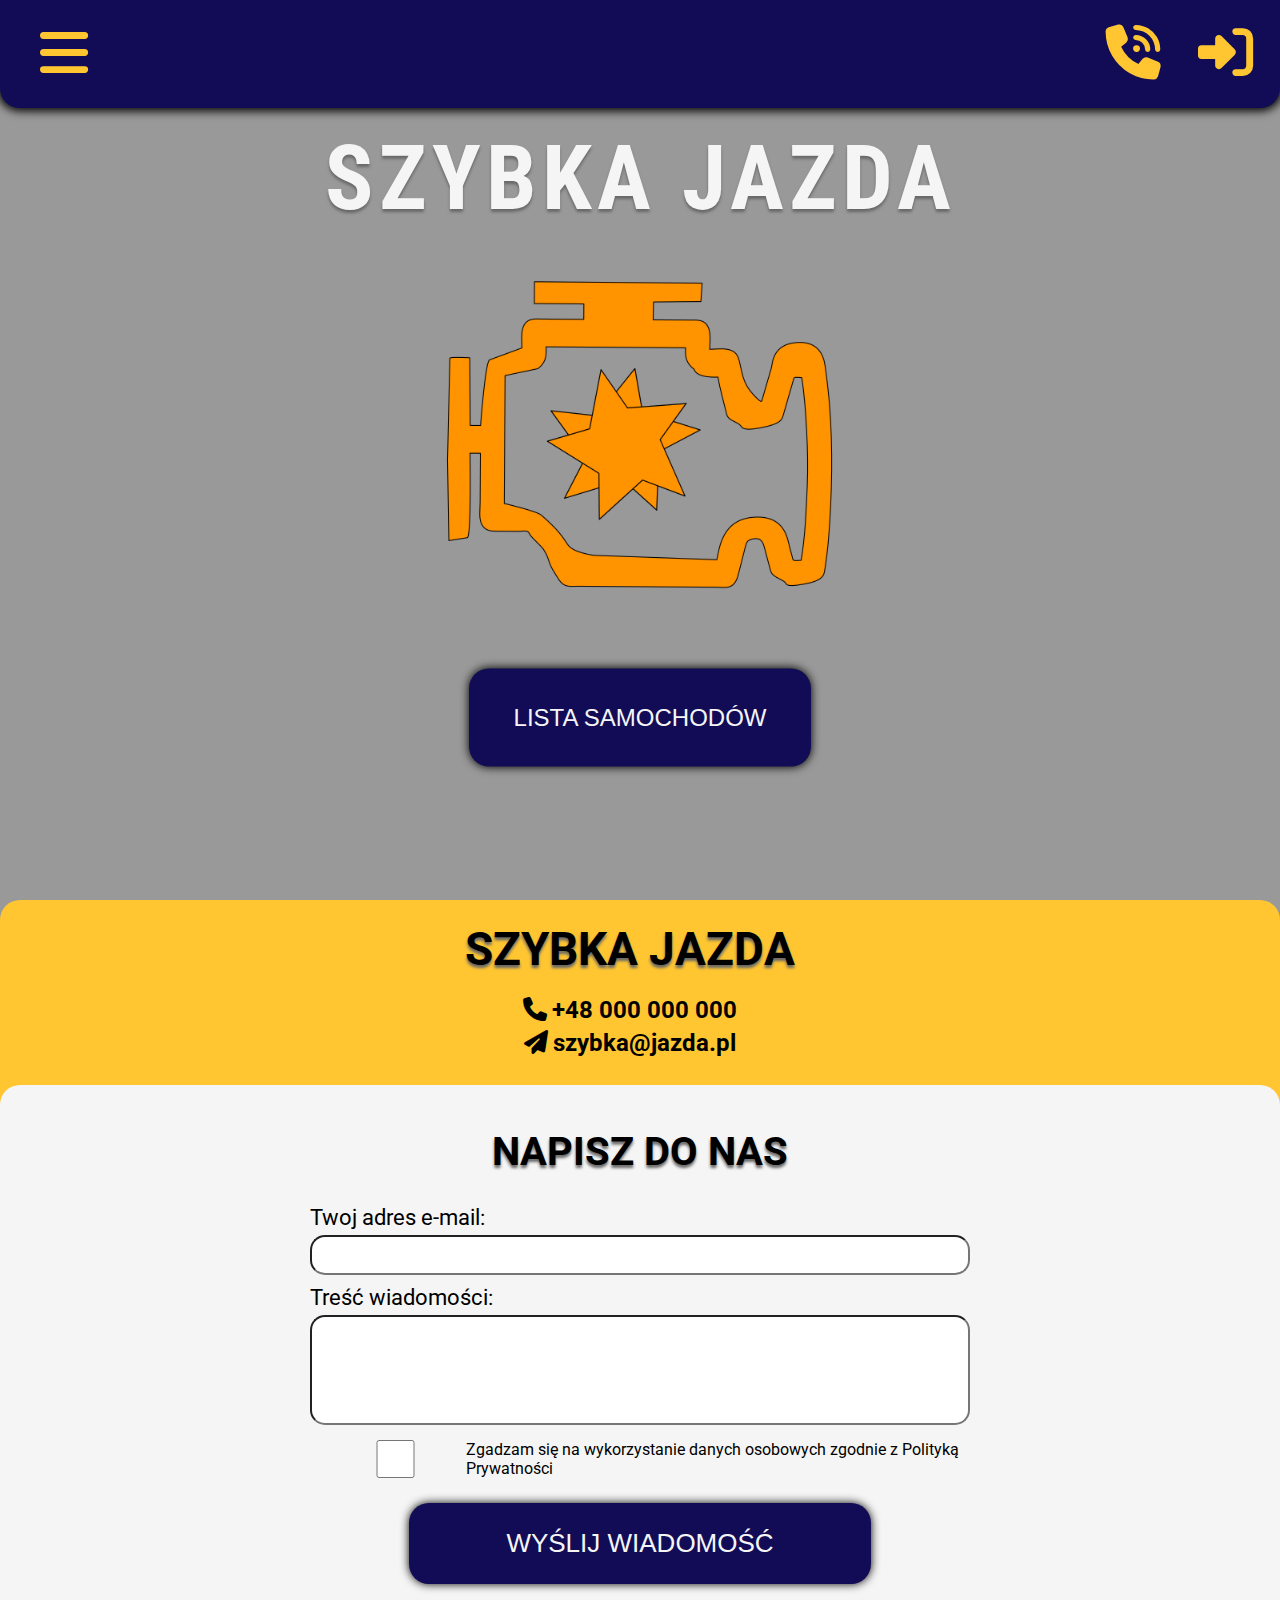
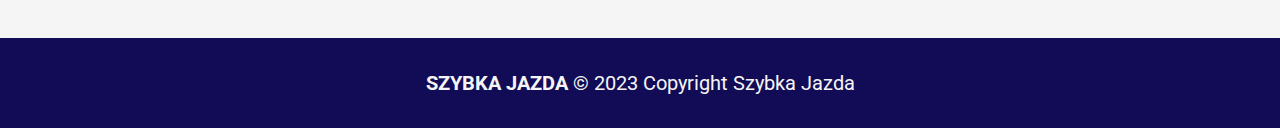
<file: index.html>
<!DOCTYPE html>
<html lang="en">

<head>
    <meta charset="UTF-8">
    <meta http-equiv="X-UA-Compatible" content="IE=edge">
    <meta name="viewport" content="width=device-width, initial-scale=1.0">
    <title>Wypożyczalnia aut sportowych</title>

    <!-- styles -->
    <!-- fontaswome -->
    <link rel="stylesheet" href="fontawesome-free-6.4.0-web/css/all.css">

    <!-- phone styles -->
    <link rel="stylesheet" href="css/main.css">

    <!-- tablet styles -->
    <link rel="stylesheet" href="css/main-tablet.css">

    <!-- PC styles -->
    <link rel="stylesheet" href="css/main-pc.css">

    <!-- favicon -->
    <link rel="shortcut icon" type="image/ico" href="img/favicon.ico">
</head>

<body>
    <div class="wrapper">
        <!-- Mobile/Tablet version header -->
        <nav class="navbar">
            <button onclick="toggleNavbar()"><i class="fa-solid fa-xmark"></i></button>
            <ul>
                <li><a href="index.html">strona główna</a></li>
                <li><a href="cars.php">samochody</a></li>
                <li><a href="about.html">dlaczego my?</a></li>
                <li><a href="voucher.php">vouchery</a></li>
                <li><a href="howworks.html">jak to działa?</a></li>
                <a href="cars.php">zarezerwuj</a>
                <div class="phone_number_box">
                    <p>Skontaktuj sie z nami</p>
                    <a href="tel:000-000-000"><i class="fa-solid fa-phone"></i>+48 000 000 000</a>
                    <a href="mailto: szybka@jazda.pl"><i class="fa-solid fa-paper-plane"></i>szybka@jazda.pl</a>
                </div>
            </ul>
        </nav>

        <header class="header clearfix">
            <button onclick="toggleNavbar()"><i class="fa-solid fa-bars"></i></button>
            <div class="nav_contacts">
                <button onclick="toggleContact()"><i class="fa-solid fa-phone-volume"></i></button>
                <button><a class="link_button" href="login.php"><i class="fa-solid fa-right-to-bracket"></i></a></button>
                <div class="phone_number_boxDisplay">
                    <div class="phone_number_box">
                        <p>Skontaktuj sie z nami</p>
                        <a href="tel:000-000-000"><i class="fa-solid fa-phone"></i>+48 000 000 000</a>
                        <a href="mailto: szybka@jazda.pl"><i class="fa-solid fa-paper-plane"></i>szybka@jazda.pl</a>
                    </div>
                </div>
            </div>
        </header>
        <!-- -------------------------------------------- -->

        <!-- PC version header -->
        <header class="header_pc clearfix">
            <div class="nav_menu">
                <ul>
                    <li><a href="index.html">strona główna</a></li>
                    <li><a href="cars.php">samochody</a></li>
                    <li><a href="about.html">dlaczego my?</a></li>
                    <li><a href="voucher.php">vouchery</a></li>
                    <li><a href="howworks.html">jak to działa?</a></li>
                </ul>
            </div>
            <button><a class="link_button" href="login.php"><i class="fa-solid fa-right-to-bracket"></i></a></button>
        </header>
        <!-- --------------------------------------- -->

        <main>
            <div class="main_wrap">
                <h1 class="company_name">szybka jazda</h1>
                <img class="img_logo" src="img/logo.png" alt="engine with star - logo">
                <div class="main_buttons">
                    <a href="cars.php"><button class="blue_button">lista samochodów</button></a>
                </div>
            </div>
        </main>

        <section class="contact">
            <div class="phone_email">
                <div class="nav_contacts">
                    <h1 class="company_name">szybka jazda</h1>
                    <a href="tel:000-000-000"><i class="fa-solid fa-phone"></i>+48 000 000 000</a>
                    <a href="mailto: szybka@jazda.pl"><i class="fa-solid fa-paper-plane"></i>szybka@jazda.pl</a>
                </div>
            </div>
            <div class="contact_form">
                <h2>napisz do nas</h2>
                <form action="#">
                    <label for="user-email">Twoj adres e-mail:</label>
                    <input id="user-email" type="email">
                    <label for="user-message">Treść wiadomości:</label>
                    <input id="user-email" type="textarea">
                    <div class="checkbox_div">
                        <input type="checkbox" name="personal-data" id="personal-data" required><p>Zgadzam się na wykorzystanie danych osobowych zgodnie z Polityką Prywatności</p>
                    </div>
                    <input type="submit" value="WYŚLIJ WIADOMOŚĆ">
                </form>
            </div>
        </section>

        <footer>
            <p><span>szybka jazda</span> &copy; 2023 Copyright Szybka Jazda</p>
        </footer>
    </div>

    <script src="js/toggle.js"></script>
</body>

</html>
</file>
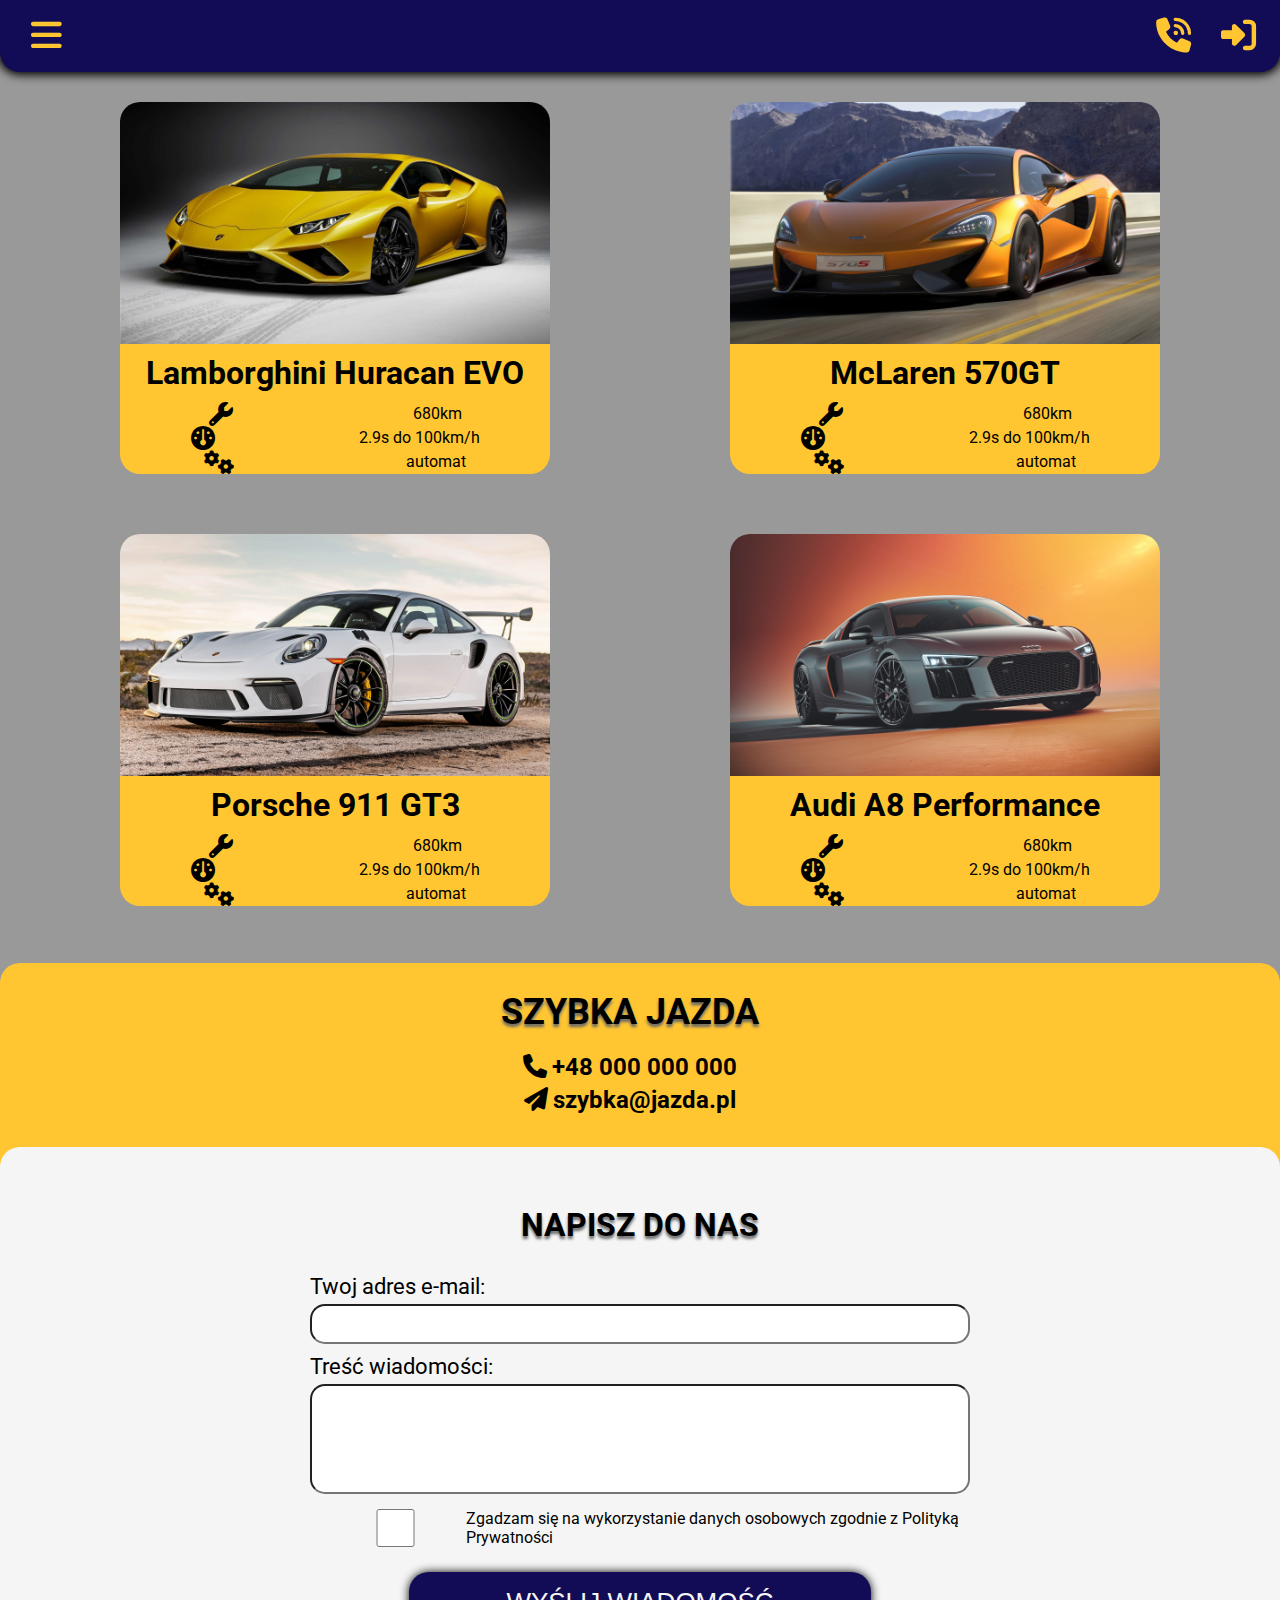
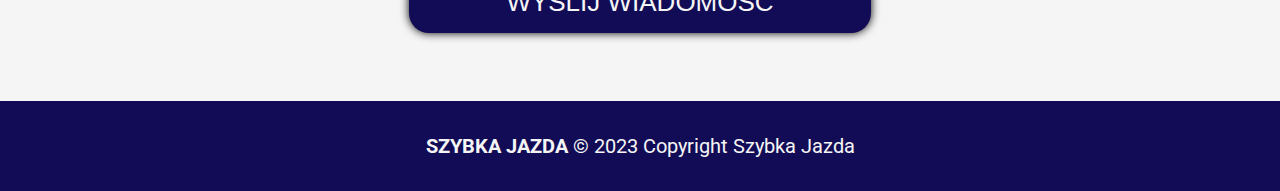
<file: cars.html>
<!DOCTYPE html>
<html lang="en">

<head>
    <meta charset="UTF-8">
    <meta http-equiv="X-UA-Compatible" content="IE=edge">
    <meta name="viewport" content="width=device-width, initial-scale=1.0">
    <title>Wypożyczalnia aut sportowych</title>

    <!-- styles -->
    <!-- fontaswome -->
    <link rel="stylesheet" href="fontawesome-free-6.4.0-web/css/all.css">

    <!-- phone styles -->
    <link rel="stylesheet" href="css/main.css">
    <link rel="stylesheet" href="css/cars.css">

    <!-- tablet styles -->
    <link rel="stylesheet" href="css/main-tablet.css">
    <link rel="stylesheet" href="css/cars-tablet.css">

    <!-- favicon -->
    <link rel="shortcut icon" type="image/ico" href="img/favicon.ico">
</head>

<body>
    <div class="wrapper">
        <nav class="navbar">
            <button onclick="toggleNavbar()"><i class="fa-solid fa-xmark"></i></button>
            <ul>
                <li><a href="index.html">strona główna</a></li>
                <li><a href="cars.php">samochody</a></li>
                <li><a href="about.html">dlaczego my?</a></li>
                <li><a href="voucher.html">vouchery</a></li>
                <li><a href="howworks.html">jak to działa?</a></li>
                <a href="cars.php">zarezerwuj</a>
                <div class="phone_number_box">
                    <p>Skontaktuj sie z nami</p>
                    <a href="tel:000-000-000"><i class="fa-solid fa-phone"></i>+48 000 000 000</a>
                    <a href="mailto: szybka@jazda.pl"><i class="fa-solid fa-paper-plane"></i>szybka@jazda.pl</a>
                </div>
            </ul>
        </nav>

        <header class="header clearfix">
            <button onclick="toggleNavbar()"><i class="fa-solid fa-bars"></i></button>
            <div class="nav_contacts">
                <button onclick="toggleContact()"><i class="fa-solid fa-phone-volume"></i></button>
                <button><a class="link_button" href="login.html"><i class="fa-solid fa-right-to-bracket"></i></a></button>
                <div class="phone_number_boxDisplay">
                    <div class="phone_number_box">
                        <p>Skontaktuj sie z nami</p>
                        <a href="tel:000-000-000"><i class="fa-solid fa-phone"></i>+48 000 000 000</a>
                        <a href="mailto: szybka@jazda.pl"><i class="fa-solid fa-paper-plane"></i>szybka@jazda.pl</a>
                    </div>
                </div>
            </div>
        </header>

        <article>
            <div class="car">
                <div class="car_photo">
                    <a href="cars-html/lamboEvo.html"><img src="img/huracan-evo.jpg" alt="Lamborghini Huracan EVO"></a>
                </div>
                <div class="car_info">
                    <h2>Lamborghini Huracan EVO</h2>
                    <div class="short_info">
                        <div class="short_info_element">
                            <i class="fa-solid fa-wrench"></i> <p>680km</p>
                        </div>
                        <div class="short_info_element">
                            <i class="fa-solid fa-gauge"></i> <p>2.9s do 100km/h</p>
                        </div>
                        <div class="short_info_element">
                            <i class="fa-sharp fa-solid fa-gears"></i> <p>automat</p>
                        </div>
                    </div>
                </div>
            </div>

            <div class="car">
                <div class="car_photo">
                    <img src="img/mclaren-570gt.jpg" alt="Lamborghini Huracan EVO">
                </div>
                <div class="car_info">
                    <h2>McLaren 570GT</h2>
                    <div class="short_info">
                        <div class="short_info_element">
                            <i class="fa-solid fa-wrench"></i> <p>680km</p>
                        </div>
                        <div class="short_info_element">
                            <i class="fa-solid fa-gauge"></i> <p>2.9s do 100km/h</p>
                        </div>
                        <div class="short_info_element">
                            <i class="fa-sharp fa-solid fa-gears"></i> <p>automat</p>
                        </div>
                    </div>
                </div>
            </div>

            <div class="car">
                <div class="car_photo">
                    <img src="img/porshe-911gt3.jpg" alt="Lamborghini Huracan EVO">
                </div>
                <div class="car_info">
                    <h2>Porsche 911 GT3</h2>
                    <div class="short_info">
                        <div class="short_info_element">
                            <i class="fa-solid fa-wrench"></i> <p>680km</p>
                        </div>
                        <div class="short_info_element">
                            <i class="fa-solid fa-gauge"></i> <p>2.9s do 100km/h</p>
                        </div>
                        <div class="short_info_element">
                            <i class="fa-sharp fa-solid fa-gears"></i> <p>automat</p>
                        </div>
                    </div>
                </div>
            </div>

            <div class="car">
                <div class="car_photo">
                    <img src="img/audi-r8.jpg" alt="Lamborghini Huracan EVO">
                </div>
                <div class="car_info">
                    <h2>Audi A8 Performance</h2>
                    <div class="short_info">
                        <div class="short_info_element">
                            <i class="fa-solid fa-wrench"></i> <p>680km</p>
                        </div>
                        <div class="short_info_element">
                            <i class="fa-solid fa-gauge"></i> <p>2.9s do 100km/h</p>
                        </div>
                        <div class="short_info_element">
                            <i class="fa-sharp fa-solid fa-gears"></i> <p>automat</p>
                        </div>
                    </div>
                </div>
            </div>
        </article>

        <section class="contact">
            <div class="phone_email">
                <div class="nav_contacts">
                    <h1 class="company_name">szybka jazda</h1>
                    <a href="tel:000-000-000"><i class="fa-solid fa-phone"></i>+48 000 000 000</a>
                    <a href="mailto: szybka@jazda.pl"><i class="fa-solid fa-paper-plane"></i>szybka@jazda.pl</a>
                </div>
            </div>
            <div class="contact_form">
                <h2>napisz do nas</h2>
                <form action="#">
                    <label for="user-email">Twoj adres e-mail:</label>
                    <input id="user-email" type="email">
                    <label for="user-message">Treść wiadomości:</label>
                    <input id="user-email" type="textarea">
                    <div class="checkbox_div">
                        <input type="checkbox" name="personal-data" id="personal-data" required><p>Zgadzam się na wykorzystanie danych osobowych zgodnie z Polityką Prywatności</p>
                    </div>
                    <input type="submit" value="WYŚLIJ WIADOMOŚĆ">
                </form>
            </div>
        </section>

        <footer>
            <p><span>szybka jazda</span> &copy; 2023 Copyright Szybka Jazda</p>
        </footer>
    </div>

    <script src="js/toggle.js"></script>
</body>

</html>
</file>
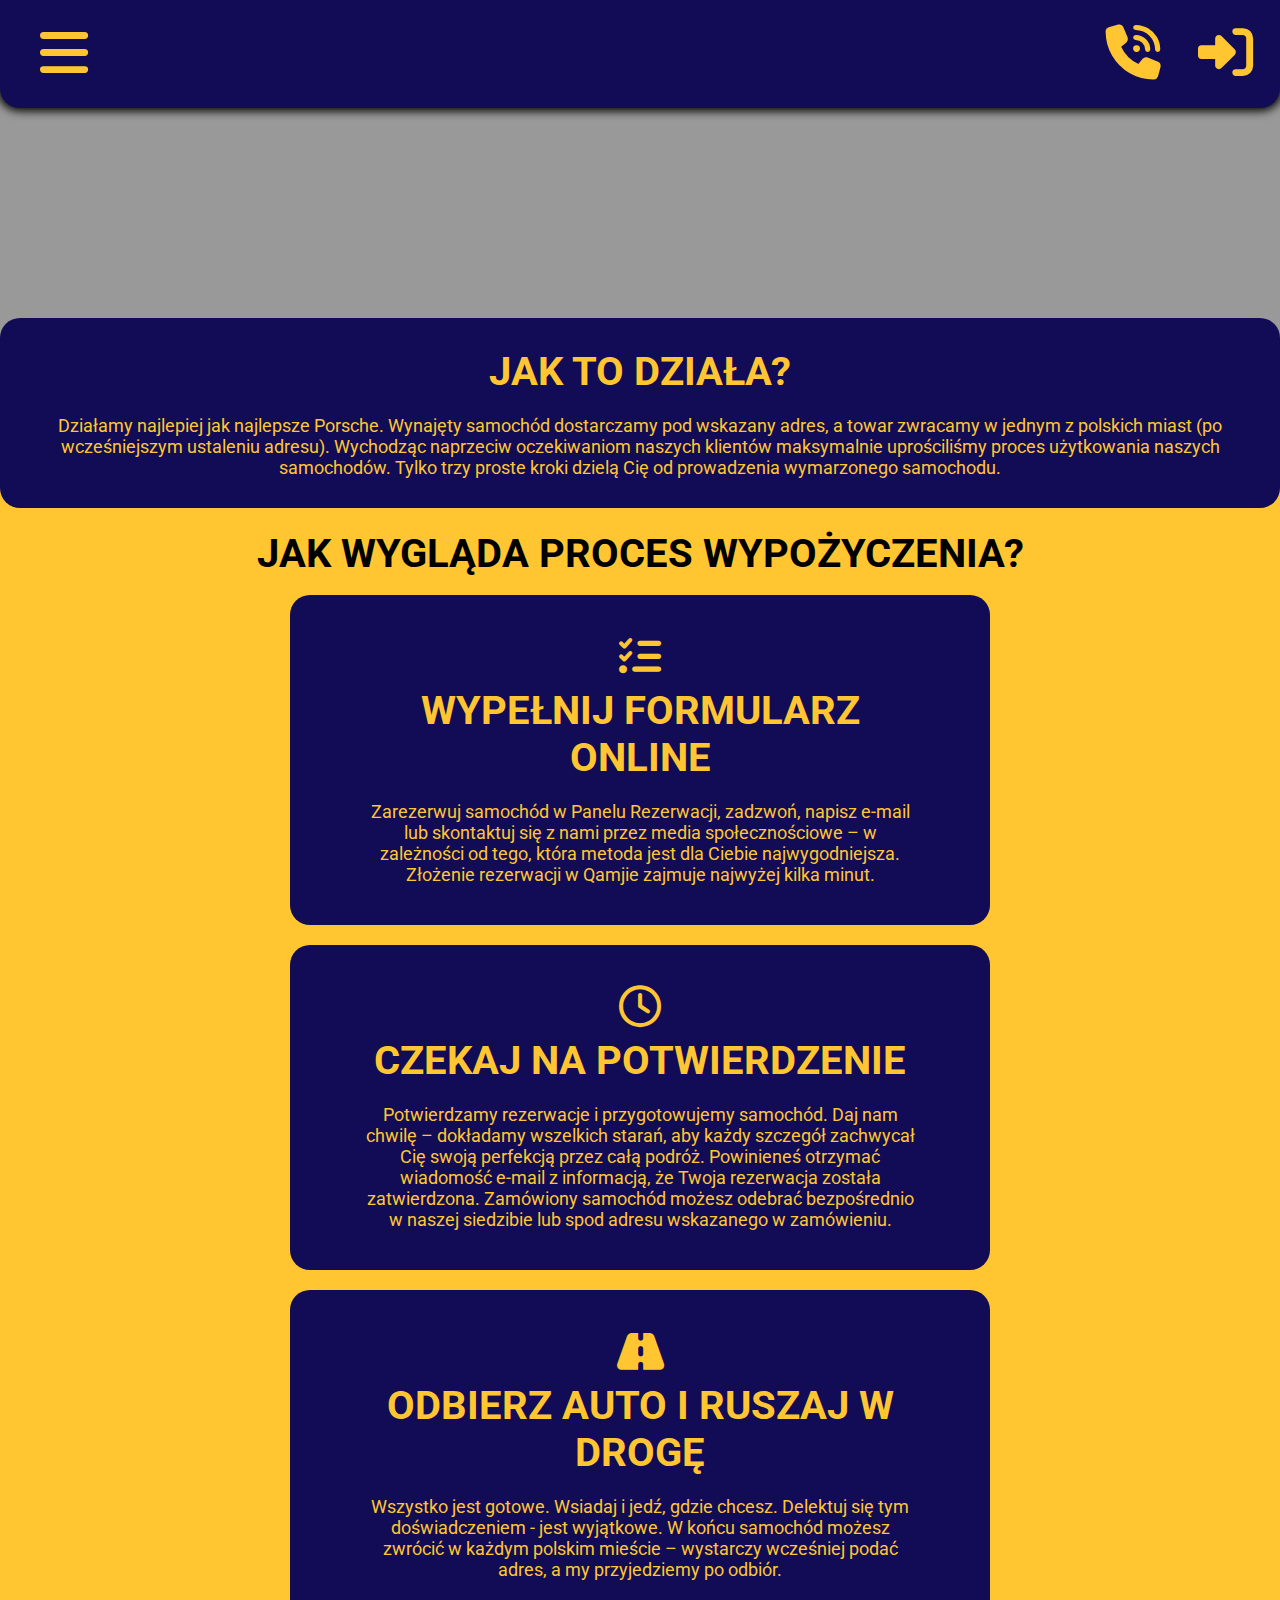
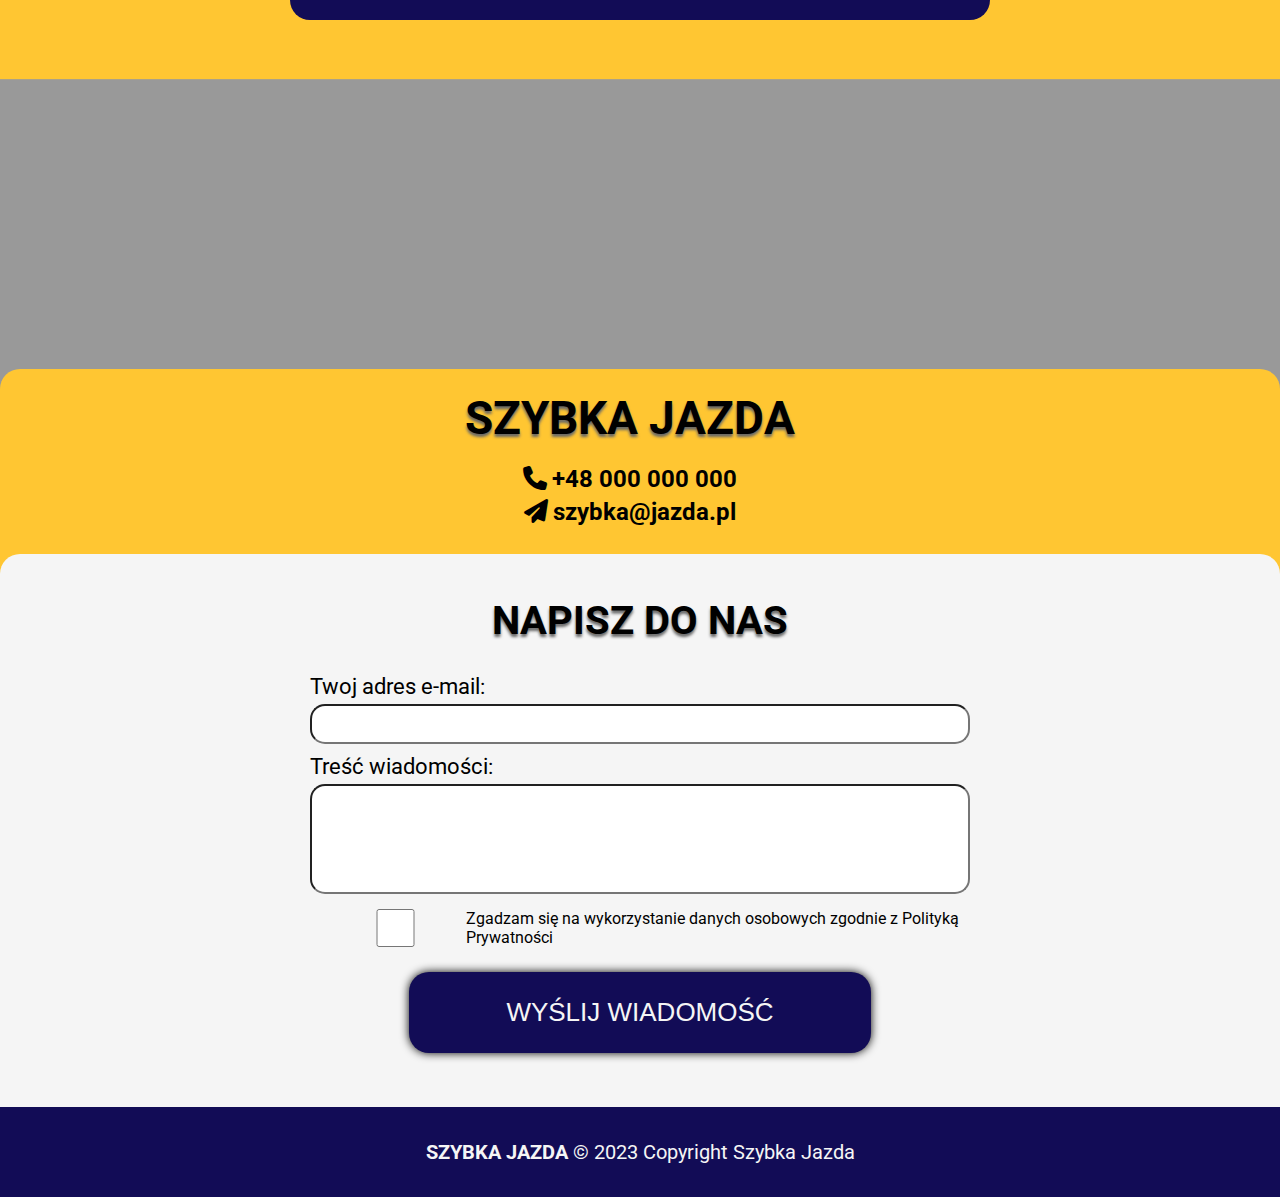
<file: howworks.html>
<!DOCTYPE html>
<html lang="en">

<head>
    <meta charset="UTF-8">
    <meta http-equiv="X-UA-Compatible" content="IE=edge">
    <meta name="viewport" content="width=device-width, initial-scale=1.0">
    <title>Wypożyczalnia aut sportowych</title>

    <!-- styles -->
    <!-- fontaswome -->
    <link rel="stylesheet" href="fontawesome-free-6.4.0-web/css/all.css">

    <!-- phone styles -->
    <link rel="stylesheet" href="css/main.css">
    <link rel="stylesheet" href="css/howworks.css">
    <link rel="stylesheet" href="css/howworks-tablet.css">

    <!-- tablet styles -->
    <link rel="stylesheet" href="css/main-tablet.css">

    <!-- PC styles -->
    <link rel="stylesheet" href="css/main-pc.css">
    <link rel="stylesheet" href="css/howworks-pc.css">

    <!-- favicon -->
    <link rel="shortcut icon" type="image/ico" href="img/favicon.ico">
</head>

<body>
    <div class="wrapper">
        <!-- Mobile/Tablet version header -->
        <nav class="navbar">
            <button onclick="toggleNavbar()"><i class="fa-solid fa-xmark"></i></button>
            <ul>
                <li><a href="index.html">strona główna</a></li>
                <li><a href="cars.php">samochody</a></li>
                <li><a href="about.html">dlaczego my?</a></li>
                <li><a href="voucher.php">vouchery</a></li>
                <li><a href="howworks.html">jak to działa?</a></li>
                <a href="cars.php">zarezerwuj</a>
                <div class="phone_number_box">
                    <p>Skontaktuj sie z nami</p>
                    <a href="tel:000-000-000"><i class="fa-solid fa-phone"></i>+48 000 000 000</a>
                    <a href="mailto: szybka@jazda.pl"><i class="fa-solid fa-paper-plane"></i>szybka@jazda.pl</a>
                </div>
            </ul>
        </nav>

        <header class="header clearfix">
            <button onclick="toggleNavbar()"><i class="fa-solid fa-bars"></i></button>
            <div class="nav_contacts">
                <button onclick="toggleContact()"><i class="fa-solid fa-phone-volume"></i></button>
                <button><a class="link_button" href="login.php"><i class="fa-solid fa-right-to-bracket"></i></a></button>
                <div class="phone_number_boxDisplay">
                    <div class="phone_number_box">
                        <p>Skontaktuj sie z nami</p>
                        <a href="tel:000-000-000"><i class="fa-solid fa-phone"></i>+48 000 000 000</a>
                        <a href="mailto: szybka@jazda.pl"><i class="fa-solid fa-paper-plane"></i>szybka@jazda.pl</a>
                    </div>
                </div>
            </div>
        </header>
        <!-- -------------------------------------------- -->

        <!-- PC version header -->
        <header class="header_pc clearfix">
            <div class="nav_menu">
                <ul>
                    <li><a href="index.html">strona główna</a></li>
                    <li><a href="cars.php">samochody</a></li>
                    <li><a href="about.html">dlaczego my?</a></li>
                    <li><a href="voucher.php">vouchery</a></li>
                    <li><a href="howworks.html">jak to działa?</a></li>
                </ul>
            </div>
            <button><a class="link_button" href="login.php"><i class="fa-solid fa-right-to-bracket"></i></a></button>
        </header>
        <!-- --------------------------------------- -->


        <article>
            <div class="bg_img">
                <!-- gackgroung img in CSS -->
            </div>
            <div class="how_works_desc">
                <h2>Jak to działa?</h2>
                <p>Działamy najlepiej jak najlepsze Porsche. Wynajęty samochód dostarczamy pod wskazany adres, a towar zwracamy w jednym z polskich miast (po wcześniejszym ustaleniu adresu). Wychodząc naprzeciw oczekiwaniom naszych klientów maksymalnie uprościliśmy proces użytkowania naszych samochodów. Tylko trzy proste kroki dzielą Cię od prowadzenia wymarzonego samochodu.</p>
            </div>
            <div class="how_works_orange_wrapper">
                <h2>Jak wygląda proces wypożyczenia?</h2>
                <div class="how_works_wrapper">
                    <div class="how_works_desc">
                        <i class="fa-solid fa-list-check"></i>
                        <h2>Wypełnij formularz online</h2>
                        <p>Zarezerwuj samochód w Panelu Rezerwacji, zadzwoń, napisz e-mail lub skontaktuj się z nami przez media społecznościowe – w zależności od tego, która metoda jest dla Ciebie najwygodniejsza. Złożenie rezerwacji w Qamjie zajmuje najwyżej kilka minut.</p>
                    </div>
                    <div class="how_works_desc">
                        <i class="fa-sharp fa-regular fa-clock"></i>
                        <h2>Czekaj na potwierdzenie</h2>
                        <p>Potwierdzamy rezerwacje i przygotowujemy samochód. Daj nam chwilę – dokładamy wszelkich starań, aby każdy szczegół zachwycał Cię swoją perfekcją przez całą podróż. Powinieneś otrzymać wiadomość e-mail z informacją, że Twoja rezerwacja została zatwierdzona. Zamówiony samochód możesz odebrać bezpośrednio w naszej siedzibie lub spod adresu wskazanego w zamówieniu.</p>
                    </div>
                    <div class="how_works_desc">
                        <i class="fa-solid fa-road"></i>
                        <h2>Odbierz auto i ruszaj w drogę</h2>
                        <p>Wszystko jest gotowe. Wsiadaj i jedź, gdzie chcesz. Delektuj się tym doświadczeniem - jest wyjątkowe. W końcu samochód możesz zwrócić w każdym polskim mieście – wystarczy wcześniej podać adres, a my przyjedziemy po odbiór.</p>
                    </div>
                </div>
            </div>
            <div class="bg_img">
                <!-- gackgroung img in CSS -->
            </div>
        </article>

        <section class="contact">
            <div class="phone_email">
                <div class="nav_contacts">
                    <h1 class="company_name">szybka jazda</h1>
                    <a href="tel:000-000-000"><i class="fa-solid fa-phone"></i>+48 000 000 000</a>
                    <a href="mailto: szybka@jazda.pl"><i class="fa-solid fa-paper-plane"></i>szybka@jazda.pl</a>
                </div>
            </div>
            <div class="contact_form">
                <h2>napisz do nas</h2>
                <form action="#">
                    <label for="user-email">Twoj adres e-mail:</label>
                    <input id="user-email" type="email">
                    <label for="user-message">Treść wiadomości:</label>
                    <input id="user-email" type="textarea">
                    <div class="checkbox_div">
                        <input type="checkbox" name="personal-data" id="personal-data" required>
                        <p>Zgadzam się na wykorzystanie danych osobowych zgodnie z Polityką Prywatności</p>
                    </div>
                    <input type="submit" value="WYŚLIJ WIADOMOŚĆ">
                </form>
            </div>
        </section>

        <footer>
            <p><span>szybka jazda</span> &copy; 2023 Copyright Szybka Jazda</p>
        </footer>
    </div>

    <script src="js/toggle.js"></script>
</body>

</html>
</file>
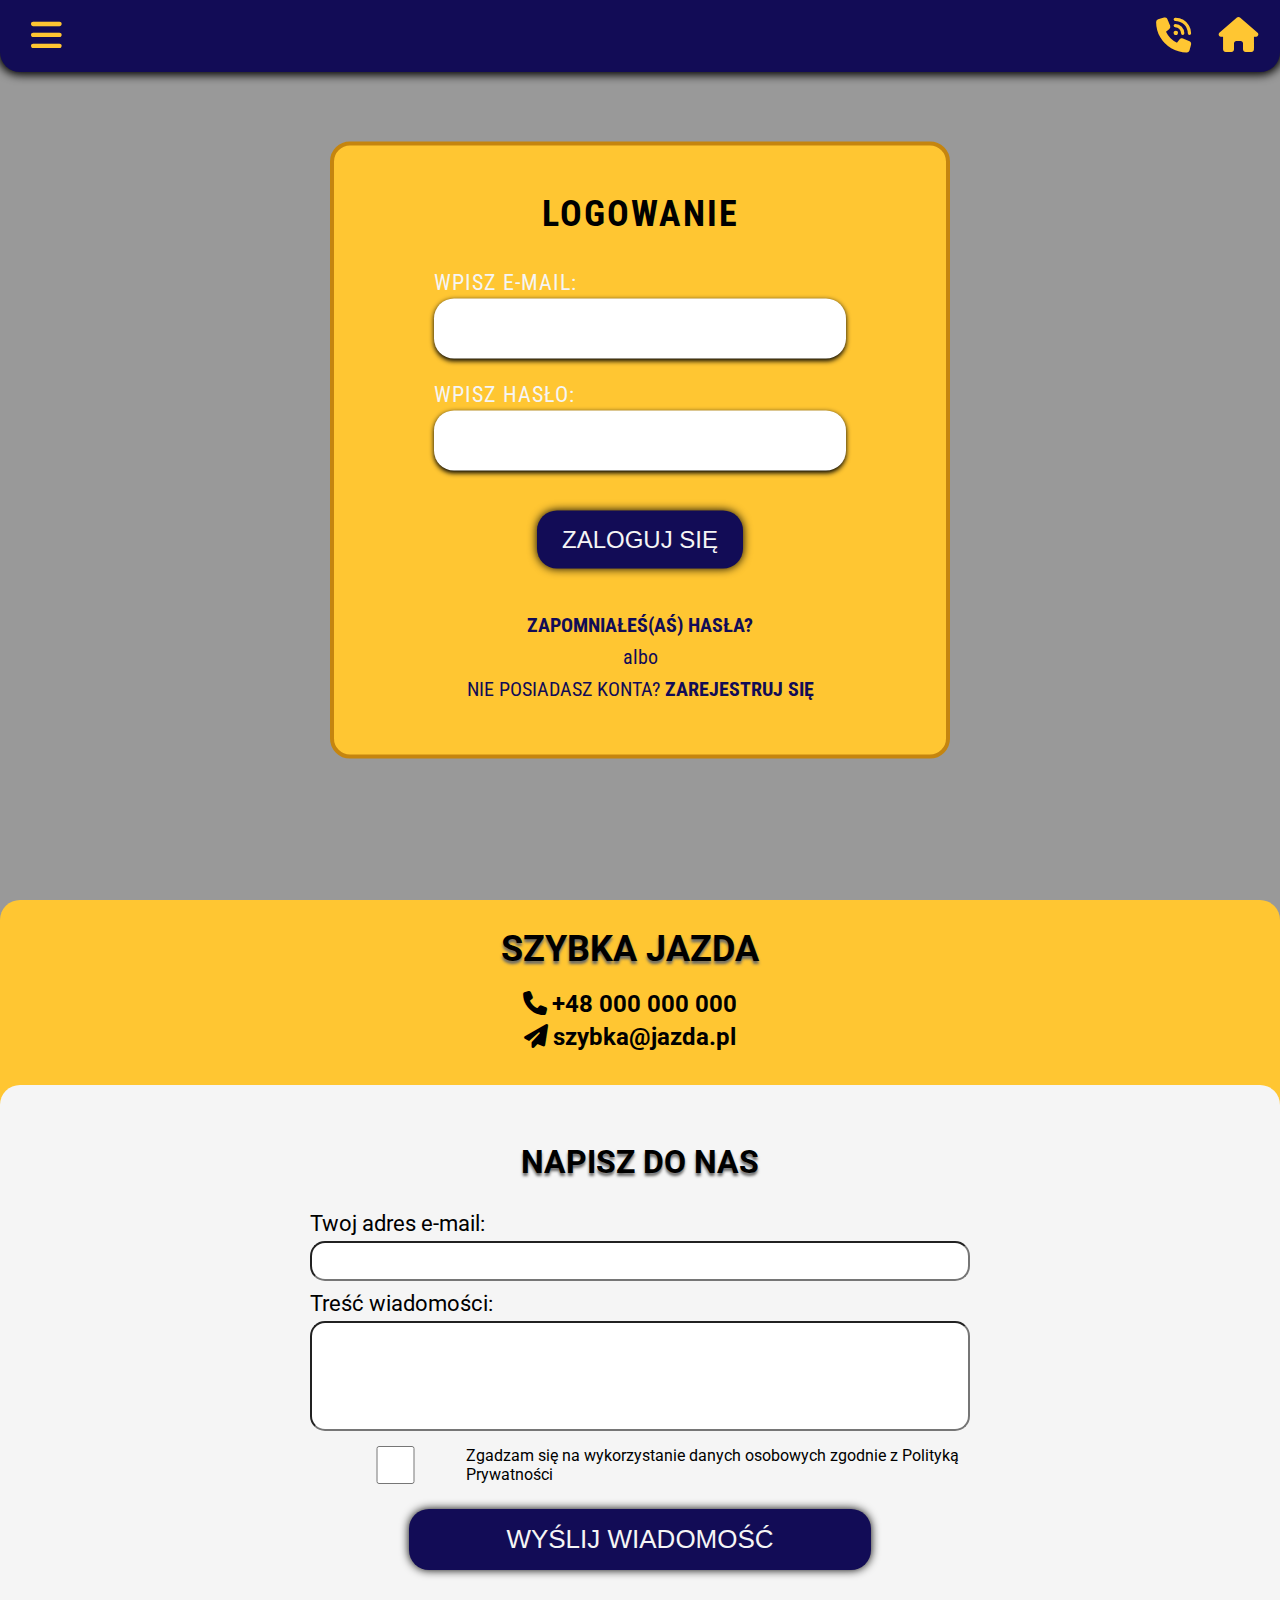
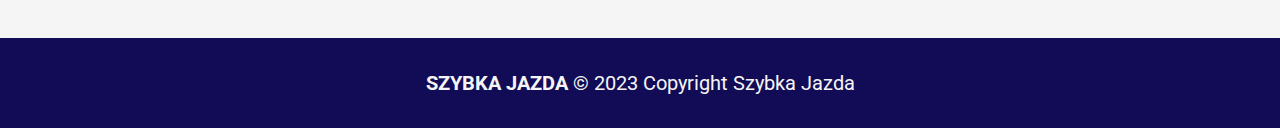
<file: login.html>
<!DOCTYPE html>
<html lang="en">

<head>
    <meta charset="UTF-8">
    <meta http-equiv="X-UA-Compatible" content="IE=edge">
    <meta name="viewport" content="width=device-width, initial-scale=1.0">
    <title>Wypożyczalnia aut sportowych</title>

    <!-- styles -->
    <!-- fontaswome -->
    <link rel="stylesheet" href="fontawesome-free-6.4.0-web/css/all.css">

    <!-- phone styles -->
    <link rel="stylesheet" href="css/main.css">
    <link rel="stylesheet" href="css/login.css">
    
    <!-- tablet styles -->
    <link rel="stylesheet" href="css/main-tablet.css">
    <link rel="stylesheet" href="css/login-tablet.css">
    
    <!-- favicon -->
    <link rel="shortcut icon" type="image/ico" href="img/favicon.ico">
</head>

<body>
    <div class="wrapper">
        <nav class="navbar">
            <button onclick="toggleNavbar()"><i class="fa-solid fa-xmark"></i></button>
            <ul>
                <li><a href="index.html">strona główna</a></li>
                <li><a href="cars.php">samochody</a></li>
                <li><a href="about.html">dlaczego my?</a></li>
                <li><a href="voucher.html">vouchery</a></li>
                <li><a href="howworks.html">jak to działa?</a></li>
                <a href="cars.php">zarezerwuj</a>
                <div class="phone_number_box">
                    <p>Skontaktuj sie z nami</p>
                    <a href="tel:000-000-000"><i class="fa-solid fa-phone"></i>+48 000 000 000</a>
                    <a href="mailto: szybka@jazda.pl"><i class="fa-solid fa-paper-plane"></i>szybka@jazda.pl</a>
                </div>
            </ul>
        </nav>

        <header class="header clearfix">
            <button onclick="toggleNavbar()"><i class="fa-solid fa-bars"></i></button>
            <div class="nav_contacts">
                <button onclick="toggleContact()"><i class="fa-solid fa-phone-volume"></i></button>
                <button><a class="link_button" href="index.html"><i class="fa-solid fa-house"></i></a></button>
                <div class="phone_number_boxDisplay">
                    <div class="phone_number_box">
                        <p>Skontaktuj sie z nami</p>
                        <a href="tel:000-000-000"><i class="fa-solid fa-phone"></i>+48 000 000 000</a>
                        <a href="mailto: szybka@jazda.pl"><i class="fa-solid fa-paper-plane"></i>szybka@jazda.pl</a>
                    </div>
                </div>
            </div>
        </header>

        <main>
            <div class="main_wrap">
                <div class="login_box">
                    <h2>logowanie</h2>
                    <form action="#">
                        <label for="email">wpisz e-mail:</label>
                        <input type="email" name="email" id="email">
                        <label for="password">wpisz hasło:</label>
                        <input type="password" name="password" id="password">
                        <input type="submit" value="zaloguj się">
                    </form>
                    <div class="login_options">
                        <p>
                            <a href="resetpass.html">Zapomniałeś(aś) hasła?</a>
                        </p>
                        <span>albo</span>
                        <p>Nie posiadasz konta? <a href="registeraccount.html">ZAREJESTRUJ SIĘ</a></p>
                    </div>
                </div>
            </div>
        </main>

        <section class="contact">
            <div class="phone_email">
                <div class="nav_contacts">
                    <h1 class="company_name">szybka jazda</h1>
                    <a href="tel:000-000-000"><i class="fa-solid fa-phone"></i>+48 000 000 000</a>
                    <a href="mailto: szybka@jazda.pl"><i class="fa-solid fa-paper-plane"></i>szybka@jazda.pl</a>
                </div>
            </div>
            <div class="contact_form">
                <h2>napisz do nas</h2>
                <form action="#">
                    <label for="user-email">Twoj adres e-mail:</label>
                    <input id="user-email" type="email">
                    <label for="user-message">Treść wiadomości:</label>
                    <input id="user-email" type="textarea">
                    <div class="checkbox_div">
                        <input type="checkbox" name="personal-data" id="personal-data" required>
                        <p>Zgadzam się na wykorzystanie danych osobowych zgodnie z Polityką Prywatności</p>
                    </div>
                    <input type="submit" value="WYŚLIJ WIADOMOŚĆ">
                </form>
            </div>
        </section>

        <footer>
            <p><span>szybka jazda</span> &copy; 2023 Copyright Szybka Jazda</p>
        </footer>
    </div>

    <script src="js/toggle.js"></script>
</body>

</html>
</file>
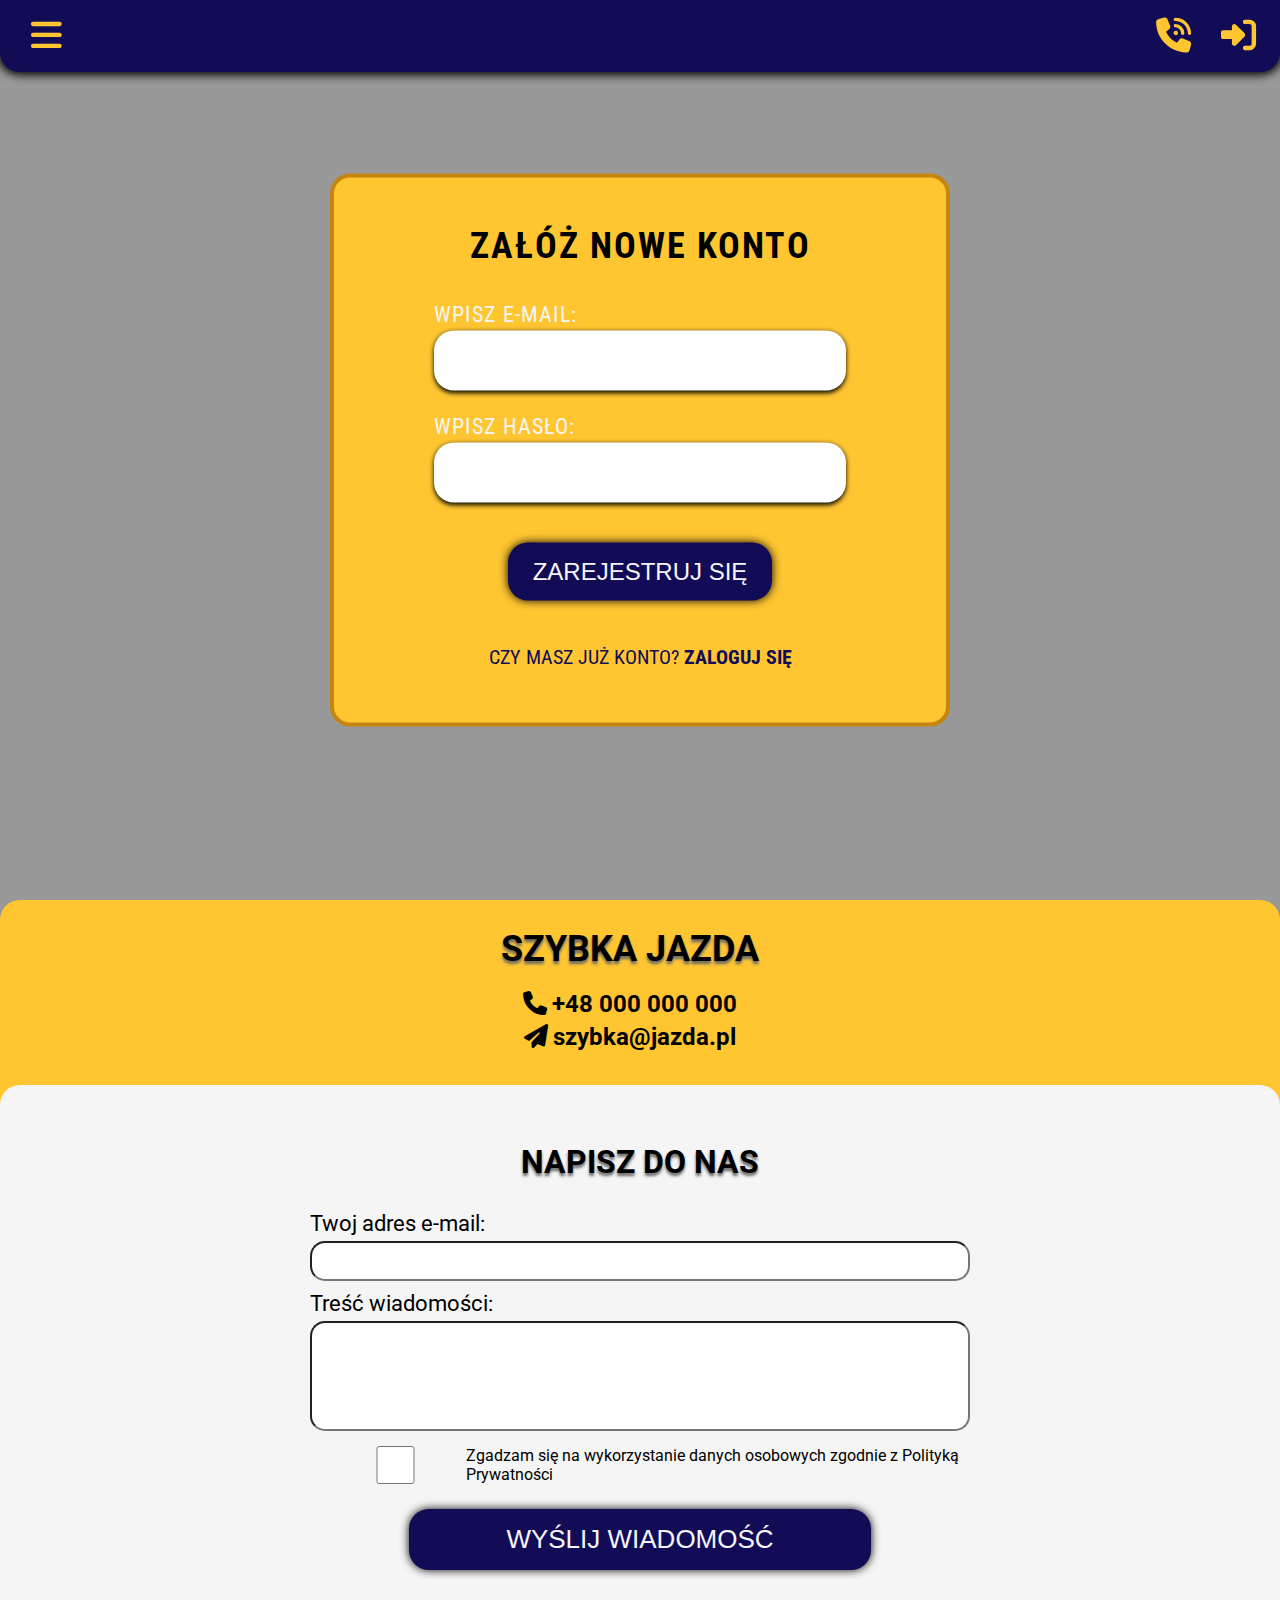
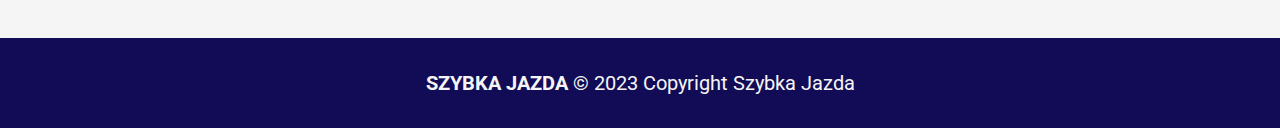
<file: registeraccount.html>
<!DOCTYPE html>
<html lang="en">

<head>
    <meta charset="UTF-8">
    <meta http-equiv="X-UA-Compatible" content="IE=edge">
    <meta name="viewport" content="width=device-width, initial-scale=1.0">
    <title>Wypożyczalnia aut sportowych</title>

    <!-- styles -->
    <!-- fontaswome -->
    <link rel="stylesheet" href="fontawesome-free-6.4.0-web/css/all.css">

    <!-- phone styles -->
    <link rel="stylesheet" href="css/main.css">
    <link rel="stylesheet" href="css/login.css">

    <!-- tablet styles -->
    <link rel="stylesheet" href="css/main-tablet.css">
    <link rel="stylesheet" href="css/login-tablet.css">
    
    <!-- favicon -->
    <link rel="shortcut icon" type="image/ico" href="img/favicon.ico">
</head>

<body>
    <div class="wrapper">
        <!-- Mobile/Tablet version header -->
        <nav class="navbar">
            <button onclick="toggleNavbar()"><i class="fa-solid fa-xmark"></i></button>
            <ul>
                <li><a href="index.html">strona główna</a></li>
                <li><a href="cars.php">samochody</a></li>
                <li><a href="about.html">dlaczego my?</a></li>
                <li><a href="voucher.php">vouchery</a></li>
                <li><a href="howworks.html">jak to działa?</a></li>
                <a href="cars.php">zarezerwuj</a>
                <div class="phone_number_box">
                    <p>Skontaktuj sie z nami</p>
                    <a href="tel:000-000-000"><i class="fa-solid fa-phone"></i>+48 000 000 000</a>
                    <a href="mailto: szybka@jazda.pl"><i class="fa-solid fa-paper-plane"></i>szybka@jazda.pl</a>
                </div>
            </ul>
        </nav>

        <header class="header clearfix">
            <button onclick="toggleNavbar()"><i class="fa-solid fa-bars"></i></button>
            <div class="nav_contacts">
                <button onclick="toggleContact()"><i class="fa-solid fa-phone-volume"></i></button>
                <button><a class="link_button" href="login.php"><i class="fa-solid fa-right-to-bracket"></i></a></button>
                <div class="phone_number_boxDisplay">
                    <div class="phone_number_box">
                        <p>Skontaktuj sie z nami</p>
                        <a href="tel:000-000-000"><i class="fa-solid fa-phone"></i>+48 000 000 000</a>
                        <a href="mailto: szybka@jazda.pl"><i class="fa-solid fa-paper-plane"></i>szybka@jazda.pl</a>
                    </div>
                </div>
            </div>
        </header>
        <!-- -------------------------------------------- -->

        <!-- PC version header -->
        <header class="header_pc clearfix">
            <div class="nav_menu">
                <ul>
                    <li><a href="index.html">strona główna</a></li>
                    <li><a href="cars.php">samochody</a></li>
                    <li><a href="about.html">dlaczego my?</a></li>
                    <li><a href="voucher.php">vouchery</a></li>
                    <li><a href="howworks.html">jak to działa?</a></li>
                </ul>
            </div>
            <button><a class="link_button" href="login.php"><i class="fa-solid fa-right-to-bracket"></i></a></button>
        </header>
        <!-- --------------------------------------- -->

        <main>
            <div class="main_wrap">
                <div class="login_box">
                    <h2>załóż nowe konto</h2>
                    <form action="#">
                        <label for="email">wpisz e-mail:</label>
                        <input type="email" name="email" id="email" required>
                        <label for="password">wpisz hasło:</label>
                        <input type="password" name="password" id="password">
                        <input type="submit" value="zarejestruj się">
                    </form>
                    <div class="login_options">
                        <p>Czy masz już konto? <a href="login.html">ZALOGUJ SIĘ</a></p>
                    </div>
                </div>
            </div>
        </main>

        <section class="contact">
            <div class="phone_email">
                <div class="nav_contacts">
                    <h1 class="company_name">szybka jazda</h1>
                    <a href="tel:000-000-000"><i class="fa-solid fa-phone"></i>+48 000 000 000</a>
                    <a href="mailto: szybka@jazda.pl"><i class="fa-solid fa-paper-plane"></i>szybka@jazda.pl</a>
                </div>
            </div>
            <div class="contact_form">
                <h2>napisz do nas</h2>
                <form action="#">
                    <label for="user-email">Twoj adres e-mail:</label>
                    <input id="user-email" type="email">
                    <label for="user-message">Treść wiadomości:</label>
                    <input id="user-email" type="textarea">
                    <div class="checkbox_div">
                        <input type="checkbox" name="personal-data" id="personal-data" required>
                        <p>Zgadzam się na wykorzystanie
                        danych osobowych zgodnie z Polityką Prywatności</p>
                    </div>
                    <input type="submit" value="WYŚLIJ WIADOMOŚĆ">
                </form>
            </div>
        </section>

        <footer>
            <p><span>szybka jazda</span> &copy; 2023 Copyright Szybka Jazda</p>
        </footer>
    </div>

    <script src="js/toggle.js"></script>
</body>

</html>
</file>
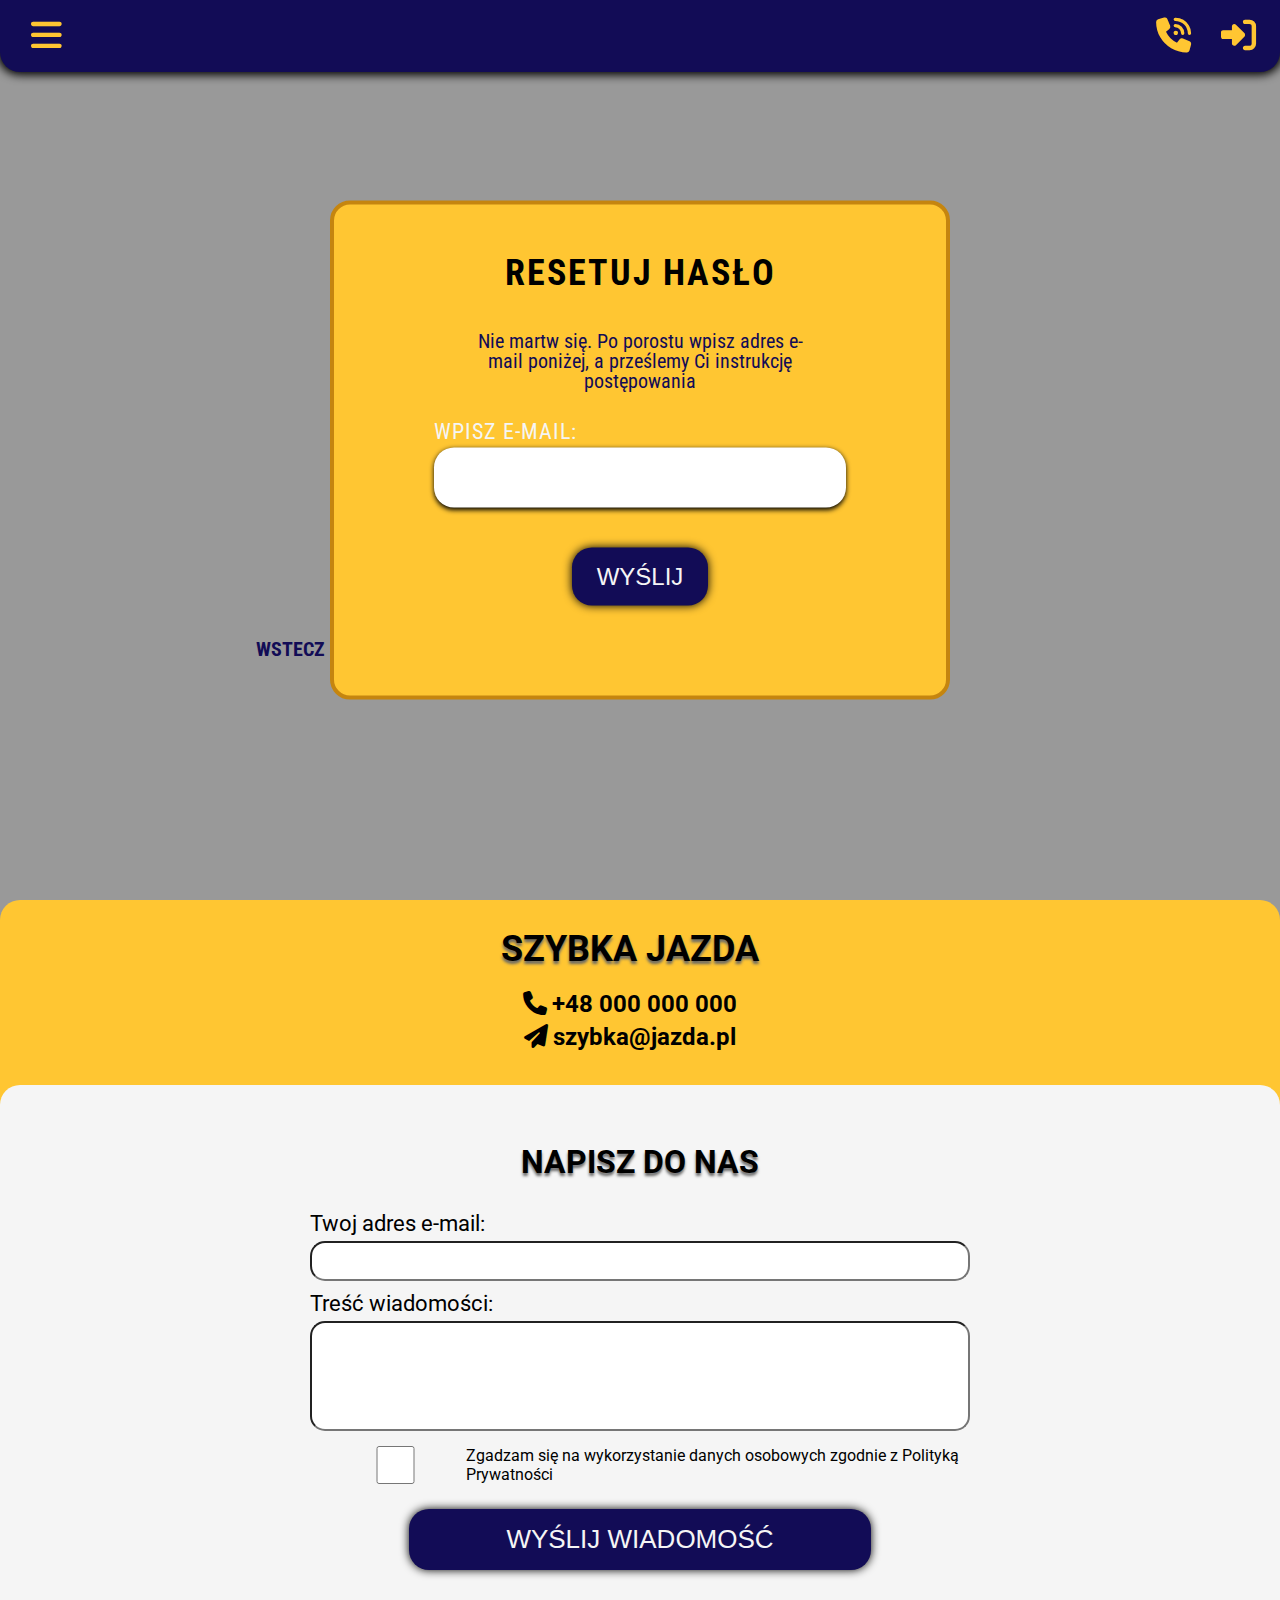
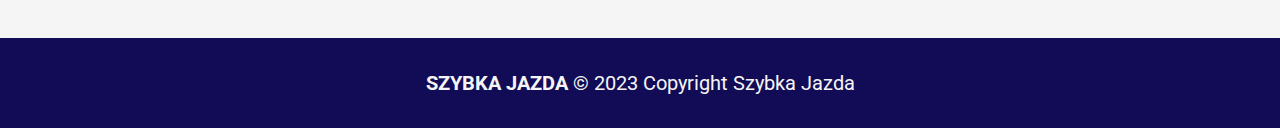
<file: resetpass.html>
<!DOCTYPE html>
<html lang="en">

<head>
    <meta charset="UTF-8">
    <meta http-equiv="X-UA-Compatible" content="IE=edge">
    <meta name="viewport" content="width=device-width, initial-scale=1.0">
    <title>Wypożyczalnia aut sportowych</title>

    <!-- styles -->
    <!-- fontaswome -->
    <link rel="stylesheet" href="fontawesome-free-6.4.0-web/css/all.css">

    <!-- phone styles -->
    <link rel="stylesheet" href="css/main.css">
    <link rel="stylesheet" href="css/login.css">

    <!-- tablet styles -->
    <link rel="stylesheet" href="css/main-tablet.css">
    <link rel="stylesheet" href="css/login-tablet.css">
    
    <!-- favicon -->
    <link rel="shortcut icon" type="image/ico" href="img/favicon.ico">
</head>

<body>
    <div class="wrapper">
        <!-- Mobile/Tablet version header -->
        <nav class="navbar">
            <button onclick="toggleNavbar()"><i class="fa-solid fa-xmark"></i></button>
            <ul>
                <li><a href="index.html">strona główna</a></li>
                <li><a href="cars.php">samochody</a></li>
                <li><a href="about.html">dlaczego my?</a></li>
                <li><a href="voucher.php">vouchery</a></li>
                <li><a href="howworks.html">jak to działa?</a></li>
                <a href="cars.php">zarezerwuj</a>
                <div class="phone_number_box">
                    <p>Skontaktuj sie z nami</p>
                    <a href="tel:000-000-000"><i class="fa-solid fa-phone"></i>+48 000 000 000</a>
                    <a href="mailto: szybka@jazda.pl"><i class="fa-solid fa-paper-plane"></i>szybka@jazda.pl</a>
                </div>
            </ul>
        </nav>

        <header class="header clearfix">
            <button onclick="toggleNavbar()"><i class="fa-solid fa-bars"></i></button>
            <div class="nav_contacts">
                <button onclick="toggleContact()"><i class="fa-solid fa-phone-volume"></i></button>
                <button><a class="link_button" href="login.php"><i class="fa-solid fa-right-to-bracket"></i></a></button>
                <div class="phone_number_boxDisplay">
                    <div class="phone_number_box">
                        <p>Skontaktuj sie z nami</p>
                        <a href="tel:000-000-000"><i class="fa-solid fa-phone"></i>+48 000 000 000</a>
                        <a href="mailto: szybka@jazda.pl"><i class="fa-solid fa-paper-plane"></i>szybka@jazda.pl</a>
                    </div>
                </div>
            </div>
        </header>
        <!-- -------------------------------------------- -->

        <!-- PC version header -->
        <header class="header_pc clearfix">
            <div class="nav_menu">
                <ul>
                    <li><a href="index.html">strona główna</a></li>
                    <li><a href="cars.php">samochody</a></li>
                    <li><a href="about.html">dlaczego my?</a></li>
                    <li><a href="voucher.php">vouchery</a></li>
                    <li><a href="howworks.html">jak to działa?</a></li>
                </ul>
            </div>
            <button><a class="link_button" href="login.php"><i class="fa-solid fa-right-to-bracket"></i></a></button>
        </header>
        <!-- --------------------------------------- -->

        <main>
            <div class="main_wrap">
                <div class="login_box">
                    <h2>resetuj hasło</h2>
                    <p class="resetparagraph">Nie martw się. Po porostu wpisz adres e-mail poniżej, a prześlemy Ci
                        instrukcję postępowania</p>
                    <form action="#">
                        <label for="email">wpisz e-mail:</label>
                        <input type="email" name="email" id="email">
                        <input type="submit" value="wyślij">
                    </form>
                    <div class="login_options">
                        <a class="go_back_href" href="login.html">wstecz</a>
                    </div>
                </div>
            </div>
        </main>

        <section class="contact">
            <div class="phone_email">
                <div class="nav_contacts">
                    <h1 class="company_name">szybka jazda</h1>
                    <a href="tel:000-000-000"><i class="fa-solid fa-phone"></i>+48 000 000 000</a>
                    <a href="mailto: szybka@jazda.pl"><i class="fa-solid fa-paper-plane"></i>szybka@jazda.pl</a>
                </div>
            </div>
            <div class="contact_form">
                <h2>napisz do nas</h2>
                <form action="#">
                    <label for="user-email">Twoj adres e-mail:</label>
                    <input id="user-email" type="email">
                    <label for="user-message">Treść wiadomości:</label>
                    <input id="user-email" type="textarea">
                    <div class="checkbox_div">
                        <input type="checkbox" name="personal-data" id="personal-data" required>
                        <p>Zgadzam się na wykorzystanie
                        danych osobowych zgodnie z Polityką Prywatności</p>
                    </div>
                    <input type="submit" value="WYŚLIJ WIADOMOŚĆ">
                </form>
            </div>
        </section>

        <footer>
            <p><span>szybka jazda</span> &copy; 2023 Copyright Szybka Jazda</p>
        </footer>
    </div>

    <script src="js/toggle.js"></script>
</body>

</html>
</file>
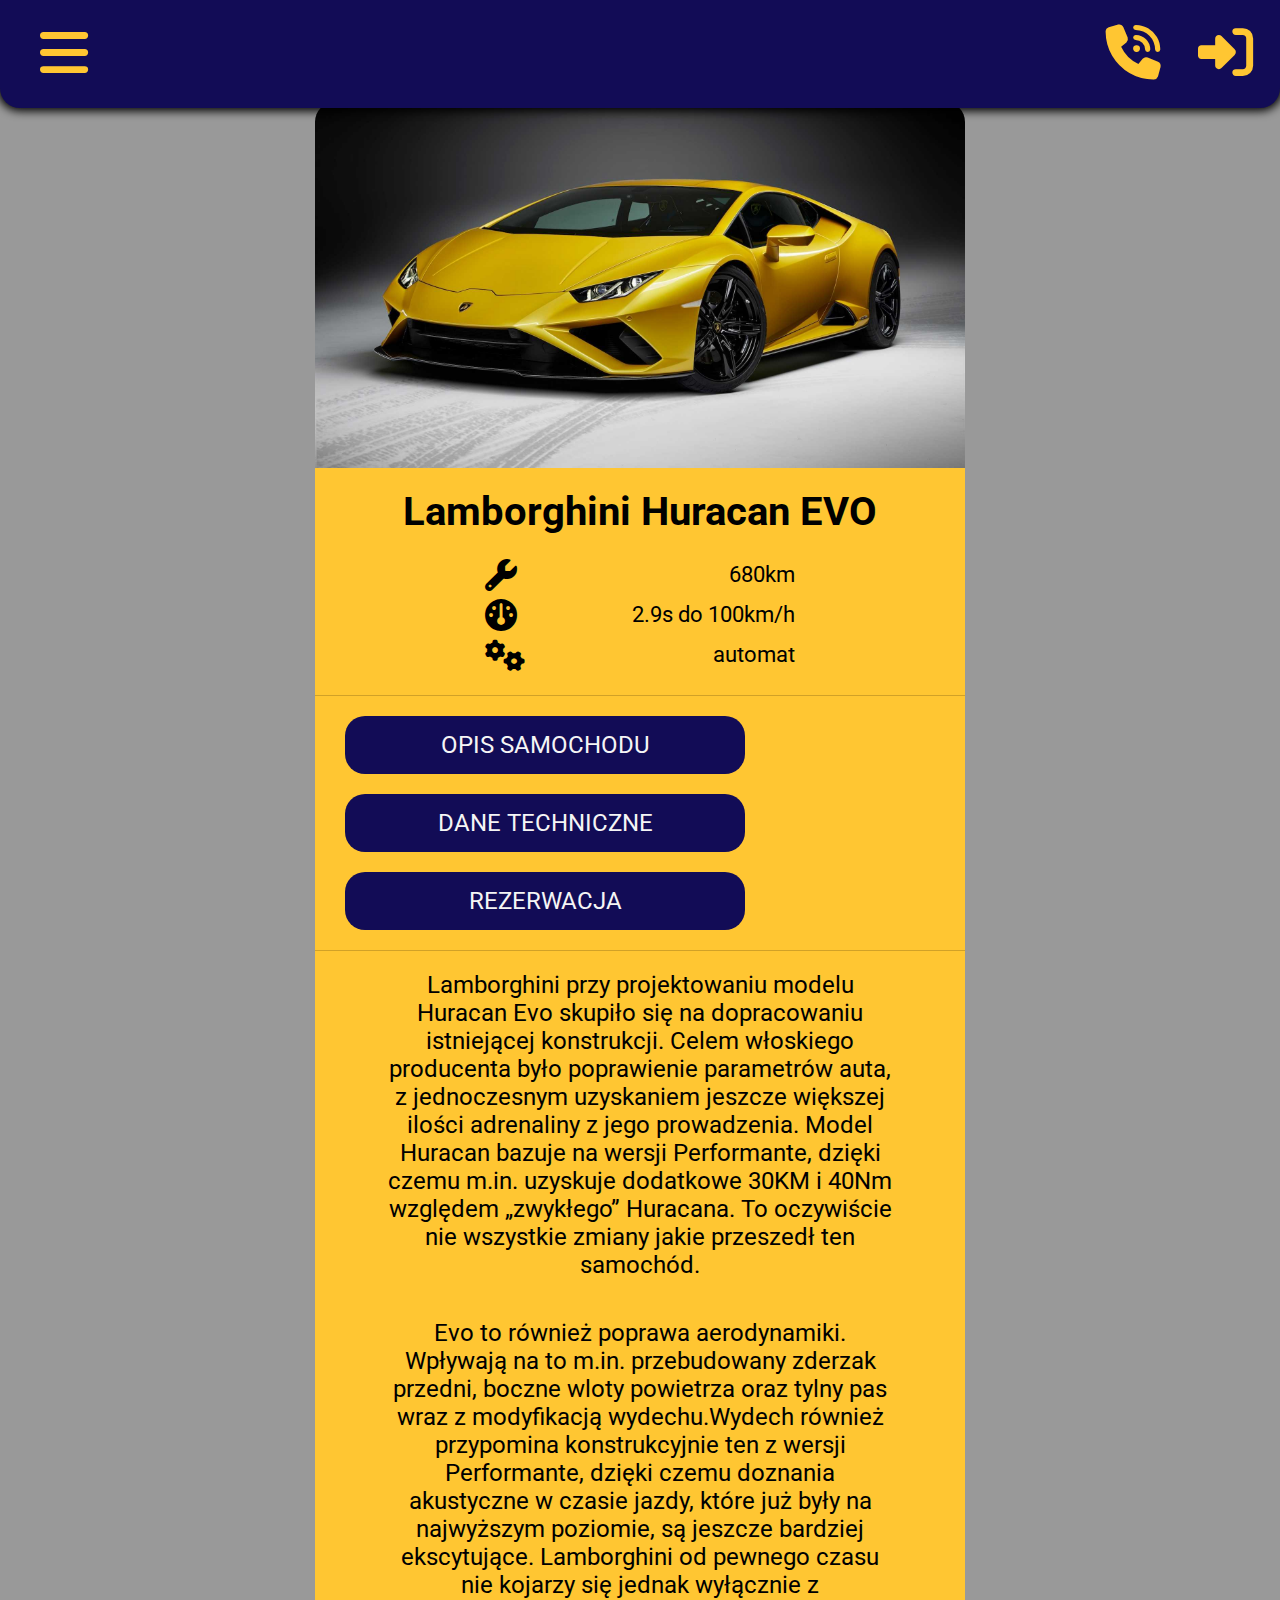
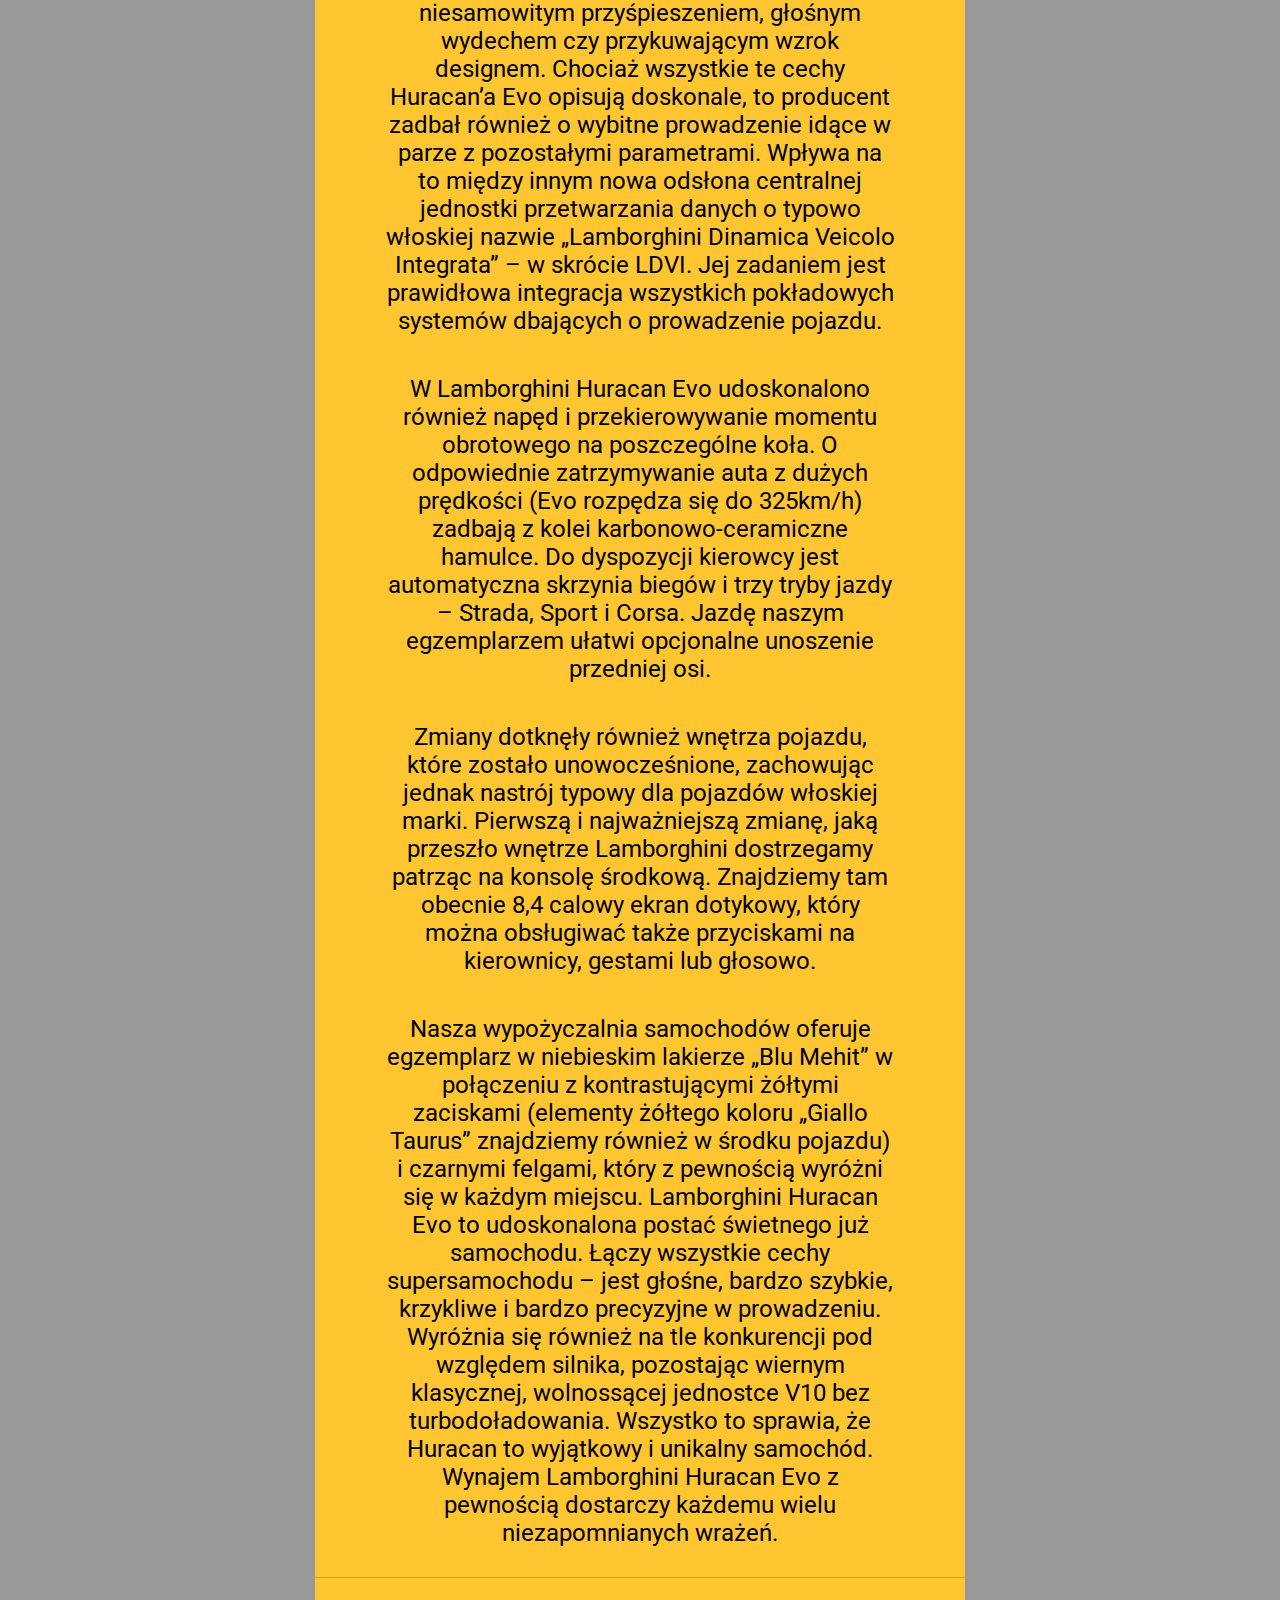
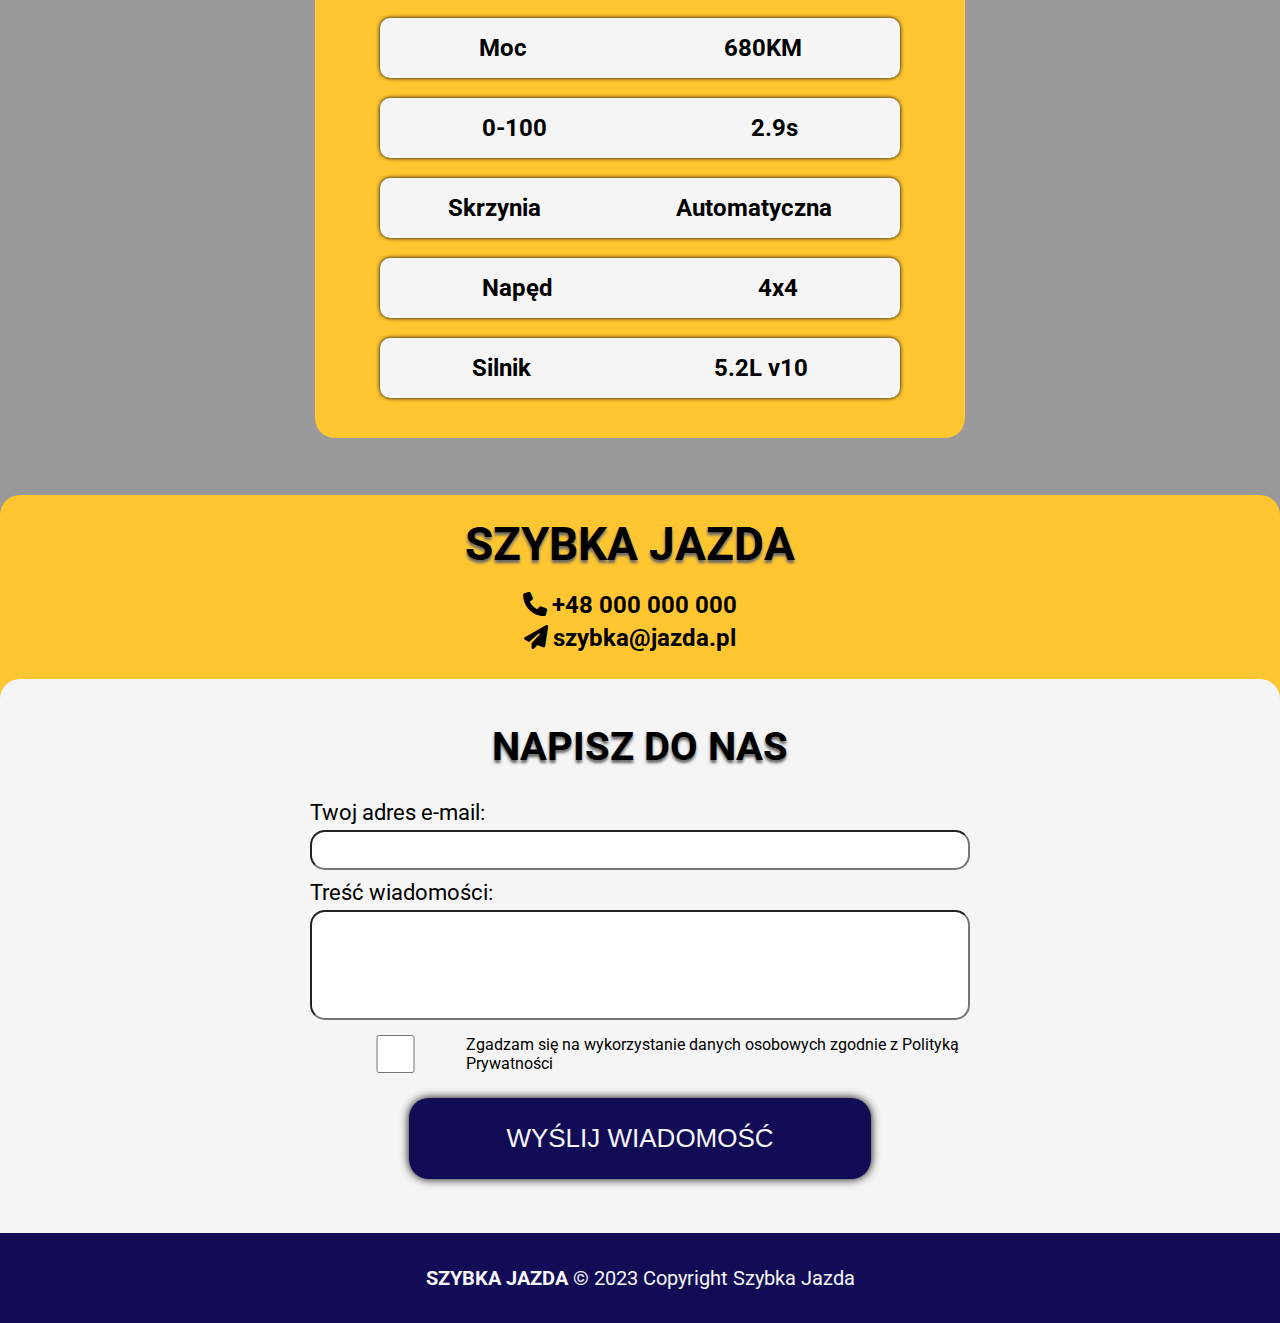
<file: cars-html/lamboEvo.html>
<!DOCTYPE html>
<html lang="en">

<head>
    <meta charset="UTF-8">
    <meta http-equiv="X-UA-Compatible" content="IE=edge">
    <meta name="viewport" content="width=device-width, initial-scale=1.0">
    <title>Wypożyczalnia aut sportowych</title>

    <!-- styles -->
    <!-- fontaswome -->
    <link rel="stylesheet" href="../fontawesome-free-6.4.0-web/css/all.css">

    <!-- phone styles -->
    <link rel="stylesheet" href="../css/main.css">
    <link rel="stylesheet" href="../css/cars.css">
    <link rel="stylesheet" href="../css/car-single.css">

    <!-- tablet styles -->
    <link rel="stylesheet" href="../css/main-tablet.css">
    <link rel="stylesheet" href="../css/cars-tablet.css">
    <link rel="stylesheet" href="../css/car-single-tablet.css">

    <!-- PC styles -->
    <link rel="stylesheet" href="../css/main-pc.css">
    <link rel="stylesheet" href="../css/cars-pc.css">
    <link rel="stylesheet" href="../css/car-single-pc.css">

    <!-- favicon -->
    <link rel="shortcut icon" type="image/ico" href="../img/favicon.ico">
</head>

<body>
    <div class="wrapper">
        <!-- Mobile/Tablet version header -->
        <nav class="navbar">
            <button onclick="toggleNavbar()"><i class="fa-solid fa-xmark"></i></button>
            <ul>
                <li><a href="../index.html">strona główna</a></li>
                <li><a href="../cars.php">samochody</a></li>
                <li><a href="../about.html">dlaczego my?</a></li>
                <li><a href="../voucher.php">vouchery</a></li>
                <li><a href="../howworks.html">jak to działa?</a></li>
                <a href="../cars.php">zarezerwuj</a>
                <div class="phone_number_box">
                    <p>Skontaktuj sie z nami</p>
                    <a href="tel:000-000-000"><i class="fa-solid fa-phone"></i>+48 000 000 000</a>
                    <a href="mailto: szybka@jazda.pl"><i class="fa-solid fa-paper-plane"></i>szybka@jazda.pl</a>
                </div>
            </ul>
        </nav>

        <header class="header clearfix">
            <button onclick="toggleNavbar()"><i class="fa-solid fa-bars"></i></button>
            <div class="nav_contacts">
                <button onclick="toggleContact()"><i class="fa-solid fa-phone-volume"></i></button>
                <button><a class="link_button" href="../login.php"><i class="fa-solid fa-right-to-bracket"></i></a></button>
                <div class="phone_number_boxDisplay">
                    <div class="phone_number_box">
                        <p>Skontaktuj sie z nami</p>
                        <a href="tel:000-000-000"><i class="fa-solid fa-phone"></i>+48 000 000 000</a>
                        <a href="mailto: szybka@jazda.pl"><i class="fa-solid fa-paper-plane"></i>szybka@jazda.pl</a>
                    </div>
                </div>
            </div>
        </header>
        <!-- -------------------------------------------- -->

        <!-- PC version header -->
        <header class="header_pc clearfix">
            <div class="nav_menu">
                <ul>
                    <li><a href="../index.html">strona główna</a></li>
                    <li><a href="../cars.php">samochody</a></li>
                    <li><a href="../about.html">dlaczego my?</a></li>
                    <li><a href="../voucher.php">vouchery</a></li>
                    <li><a href="../howworks.html">jak to działa?</a></li>
                </ul>
            </div>
            <button><a class="link_button" href="../login.php"><i class="fa-solid fa-right-to-bracket"></i></a></button>
        </header>
        <!-- --------------------------------------- -->

        <!-- PC version header -->
        <header class="header_pc clearfix">
            <div class="nav_menu">
                <ul>
                    <li><a href="../index.html">strona główna</a></li>
                    <li><a href="../cars.html">samochody</a></li>
                    <li><a href="../about.html">dlaczego my?</a></li>
                    <li><a href="../voucher.php">vouchery</a></li>
                    <li><a href="../howworks.html">jak to działa?</a></li>
                </ul>
            </div>
            <button><a class="link_button" href="../login.php"><i class="fa-solid fa-right-to-bracket"></i></a></button>
        </header>
        <!-- --------------------------------------- -->


        <article>
            <div class="car">
                <div class="car_photo">
                    <img src="../img/huracan-evo.jpg" alt="Lamborghini Huracan EVO">
                </div>
                <div class="car_info car_info_single">
                    <h2>Lamborghini Huracan EVO</h2>
                    <div class="short_info">
                        <div class="short_info_element">
                            <i class="fa-solid fa-wrench"></i> <p>680km</p>
                        </div>
                        <div class="short_info_element">
                            <i class="fa-solid fa-gauge"></i> <p>2.9s do 100km/h</p>
                        </div>
                        <div class="short_info_element">
                            <i class="fa-sharp fa-solid fa-gears"></i> <p>automat</p>
                        </div>
                    </div>
                    <div class="go_to_buttons">
                        <a href="#car_description" class="a_button_style">OPIS SAMOCHODU</a>
                        <a href="#car_data" class="a_button_style">dane techniczne</a>
                        <a href="#car_reservation" class="a_button_style">rezerwacja</a>
                    </div>
                    <div id="car_description" class="car_description">
                        <p>Lamborghini przy projektowaniu modelu Huracan Evo skupiło się na dopracowaniu istniejącej konstrukcji. Celem włoskiego producenta było poprawienie parametrów auta, z jednoczesnym uzyskaniem jeszcze większej ilości adrenaliny z jego prowadzenia. Model Huracan bazuje na wersji Performante, dzięki czemu m.in. uzyskuje dodatkowe 30KM i 40Nm względem „zwykłego” Huracana. To oczywiście nie wszystkie zmiany jakie przeszedł ten samochód.</p>

                        <p>Evo to również poprawa aerodynamiki. Wpływają na to m.in. przebudowany zderzak przedni, boczne wloty powietrza oraz tylny pas wraz z modyfikacją wydechu.Wydech również przypomina konstrukcyjnie ten z wersji Performante, dzięki czemu doznania akustyczne w czasie jazdy, które już były na najwyższym poziomie, są jeszcze bardziej ekscytujące. Lamborghini od pewnego czasu nie kojarzy się jednak wyłącznie z niesamowitym przyśpieszeniem, głośnym wydechem czy przykuwającym wzrok designem. Chociaż wszystkie te cechy Huracan’a Evo opisują doskonale, to producent zadbał również o wybitne prowadzenie idące w parze z pozostałymi parametrami. Wpływa na to między innym nowa odsłona centralnej jednostki przetwarzania danych o typowo włoskiej nazwie „Lamborghini Dinamica Veicolo Integrata” – w skrócie LDVI. Jej zadaniem jest prawidłowa integracja wszystkich pokładowych systemów dbających o prowadzenie pojazdu.</p>
                            
                        <p>W Lamborghini Huracan Evo udoskonalono również napęd i przekierowywanie momentu obrotowego na poszczególne koła. O odpowiednie zatrzymywanie auta z dużych prędkości (Evo rozpędza się do 325km/h) zadbają z kolei karbonowo-ceramiczne hamulce. Do dyspozycji kierowcy jest automatyczna skrzynia biegów i trzy tryby jazdy – Strada, Sport i Corsa. Jazdę naszym egzemplarzem ułatwi opcjonalne unoszenie przedniej osi.</p>
                            
                        <p>Zmiany dotknęły również wnętrza pojazdu, które zostało unowocześnione, zachowując jednak nastrój typowy dla pojazdów włoskiej marki. Pierwszą i najważniejszą zmianę, jaką przeszło wnętrze Lamborghini dostrzegamy patrząc na konsolę środkową. Znajdziemy tam obecnie 8,4 calowy ekran dotykowy, który można obsługiwać także przyciskami na kierownicy, gestami lub głosowo.</p>
                            
                        
                        <p>Nasza wypożyczalnia samochodów oferuje egzemplarz w niebieskim lakierze „Blu Mehit” w połączeniu z kontrastującymi żółtymi zaciskami (elementy żółtego koloru „Giallo Taurus” znajdziemy również w środku pojazdu) i czarnymi felgami, który z pewnością wyróżni się w każdym miejscu. Lamborghini Huracan Evo to udoskonalona postać świetnego już samochodu. Łączy wszystkie cechy supersamochodu – jest głośne, bardzo szybkie, krzykliwe i bardzo precyzyjne w prowadzeniu. Wyróżnia się również na tle konkurencji pod względem silnika, pozostając wiernym klasycznej, wolnossącej jednostce V10 bez turbodoładowania. Wszystko to sprawia, że Huracan to wyjątkowy i unikalny samochód. Wynajem Lamborghini Huracan Evo z pewnością dostarczy każdemu wielu niezapomnianych wrażeń.</p>
                    </div>
                    <div id="car_data" class="car_data">
                        <span class="car_data_boxes">
                            <p>Moc</p>
                            <p>680KM</p>
                        </span>
                        <span class="car_data_boxes">
                            <p>0-100</p>
                            <p>2.9s</p>
                        </span>
                        <span class="car_data_boxes">
                            <p>Skrzynia</p>
                            <p>Automatyczna</p>
                        </span>
                        <span class="car_data_boxes">
                            <p>Napęd</p>
                            <p>4x4</p>
                        </span>
                        <span class="car_data_boxes">
                            <p>Silnik</p>
                            <p>5.2L v10</p>
                        </span>
                    </div>
                </div>
            </div>
        </article>

        <section class="contact">
            <div class="phone_email">
                <div class="nav_contacts">
                    <h1 class="company_name">szybka jazda</h1>
                    <a href="tel:000-000-000"><i class="fa-solid fa-phone"></i>+48 000 000 000</a>
                    <a href="mailto: szybka@jazda.pl"><i class="fa-solid fa-paper-plane"></i>szybka@jazda.pl</a>
                </div>
            </div>
            <div class="contact_form">
                <h2>napisz do nas</h2>
                <form action="#">
                    <label for="user-email">Twoj adres e-mail:</label>
                    <input id="user-email" type="email">
                    <label for="user-message">Treść wiadomości:</label>
                    <input id="user-email" type="textarea">
                    <div class="checkbox_div">
                        <input type="checkbox" name="personal-data" id="personal-data" required><p>Zgadzam się na wykorzystanie danych osobowych zgodnie z Polityką Prywatności</p>
                    </div>
                    <input type="submit" value="WYŚLIJ WIADOMOŚĆ">
                </form>
            </div>
        </section>

        <footer>
            <p><span>szybka jazda</span> &copy; 2023 Copyright Szybka Jazda</p>
        </footer>
    </div>

    <script src="../js/toggle.js"></script>
</body>

</html>
</file>
<file: css/main.css>
/* Fonts from Google Fonts */

@import url('https://fonts.googleapis.com/css2?family=Roboto+Condensed:wght@300;400;700&family=Roboto:wght@300;400;700&display=swap');
/* 
    font-family: 'Roboto', sans-serif;

    font-family: 'Roboto Condensed', sans-serif;
*/


/* =============  variables  ============= */
:root {
    --font-roboto: 'Roboto', sans-serif;
    --font-roboto-condensed: 'Roboto Condensed', sans-serif;
    --font-h1-size: 2.6rem;
    --font-h2-size: 2.4rem;
    --font-p-size: 1.8rem;
    --font-label-size: 1.4rem;

    --bgcolor-whiteTxt: #F5F5F5;
    --bgcolor-darkBlue: #120C56;
    --bgcolor-orange: #FFC632;
    --bgcolor-red: #FF0000;

    --bghover-darkBlue: #1f167d;
    --bghover-orange: #d1a127;
}

* {
    margin: 0;
    padding: 0;
    box-sizing: border-box;
    outline: none;
}

.clearfix::after {
    content: "";
    display: block;
    clear: both;
}

html {
    font-size: 10px;
    font-family: var(--font-roboto);
}

body {
    background-image: url('https://www.autocar.co.uk/sites/autocar.co.uk/files/images/car-reviews/first-drives/legacy/99-worlds-fastest-production-cars-lead.jpg');
    background-size: cover;
    background-attachment: fixed;
    background-position: center;
}

h1, h2, button {
    text-transform: uppercase;
}

h2 {
    font-size: var(--font-h2-size);
}

p, a, button {
    font-size: var(--font-p-size);
}

a {
    color: black;
    text-decoration: none;
}

li {
    list-style-type: none;
}

label {
    display: block;
    margin-bottom: 5px;
    font-size: var(--font-label-size);
}


/* ---------------- blue button ---------------- */
.blue_button,
input[type=button],
input[type=submit],
.reset-button {
    padding: 15px 25px;
    border: none;
    border-radius: 20px;
    box-shadow: 0 0 10px black;
    background-color: var(--bgcolor-darkBlue);
    text-transform: uppercase;
    font-weight: 300;
    font-size: var(--font-p-size);
    color: var(--bgcolor-whiteTxt);
    transition: .3s;
    cursor: pointer;
}

.blue_button:hover,
input[type=button]:hover,
input[type=submit]:hover,
.reset-button:hover {
    background-color: var(--bghover-darkBlue);
}

a.a_button_style {
    display: block;
    padding: 10px;
    margin: 20px 30px;
    border-radius: 20px;
    text-align: center;
    text-transform: uppercase;
    color: var(--bgcolor-whiteTxt);
    background-color: var(--bgcolor-darkBlue);
}

button {
    cursor: pointer;
}
/* --------------------------------------------- */


/* ---------------- company name ---------------- */
.company_name {
    margin-bottom: 20px;
    font-weight: 700;
    font-size: var(--font-h1-size);
    text-transform: uppercase;
    text-shadow: 0 3px 3px rgb(104, 104, 104);
}
/* --------------------------------------------- */


/* ---------------- phone and email box ---------------- */
.phone_number_box {
    width: 100%;
    font-weight: 700;
    text-align: center;
    line-height: 1.5;
}

.phone_number_box a {
    display: block;
}

.phone_number_box a>i {
    padding-right: 10px;
}

.phone_number_box p {
    margin-bottom: 5px;
}
/* --------------------------------------------- */
 

/* ---------------- phone and email box display ---------------- */
.phone_number_boxDisplay {
    display: none;
    position: fixed;
    top: 8vh;
    right: 0;
    width: 70%;
    padding-top: 20px;
    padding-bottom: 20px;
    border-radius: 20px 20px 20px 20px;
    box-shadow: 0 0 25px 5px black;
    background-color: var(--bgcolor-orange);
    z-index: 1000;
    overflow: hidden;
}
/* --------------------------------------------- */

.img_logo {
    width: 70%;
    max-width: 400px;
}

.wrapper {
    display: flex;
    flex-direction: column;
    flex-grow: 1;
    min-height: 100vh;
    margin: 0 auto;
    background-color: rgba(0, 0, 0, 0.4);
}


/* ===========================  NAVBAR  =========================== */
.navbar {
    display: none;
}

nav {
    position: fixed;
    top: 0;
    left: 0;
    width: 70%;
    padding-bottom: 20px;
    border-radius: 0 20px 20px 20px;
    box-shadow: 0 0 25px 5px black;
    background-color: var(--bgcolor-orange);
    z-index: 1000;
    overflow: hidden;
}

nav ul {
    list-style-type: none;
}

nav ul>li>a {
    display: block;
    padding: 0 20px;
    line-height: 1.8;
    text-transform: uppercase;
    font-size: var(--font-p-size);
    font-weight: 700;
}

nav ul>a {
    display: block;
    padding: 10px;
    margin: 20px 30px;
    border-radius: 20px;
    text-align: center;
    text-transform: uppercase;
    color: var(--bgcolor-whiteTxt);
    background-color: var(--bgcolor-darkBlue);
}

nav ul>li>a:hover {
    background-color: var(--bghover-orange);
}

nav button i {
    font-size: 35px;
}

.display-block {
    display: block;
}
/* =============================================================== */



/* ===========================  HEADER  =========================== */
header.header_pc {
    display: none;
}

header {
    position: fixed;
    top: 0;
    left: 0;
    width: 100%;
    flex-basis: 8vh;
    border-radius: 0 0 20px 20px;
    background-color: var(--bgcolor-darkBlue);
    box-shadow: 0 0 10px 3px black;
    z-index: 999;
}

header button,
nav button {
    width: 8vh;
    height: 8vh;
    background-color: transparent;
    border: none;
    outline: none;
    font-size: 25px;
}

header .nav_contacts button,
header .nav_contacts .link_button {
    width: 6vh;
}

header .nav_contacts .link_button {
    font-size: 25px;
}

header .nav_contacts button:last-child {
    margin-right: 10px;
}

header button i {
    color: var(--bgcolor-orange);
}

header .nav_contacts {
    margin-right: 10px;
    float: right;
}
/* =============================================================== */



/* ===========================  MAIN  =========================== */
main {
    flex-basis: 100vh;
    font-size: 30px;
    font-family: var(--font-roboto-condensed);
    line-height: 1;
    letter-spacing: 5px;
    text-transform: uppercase;
    text-align: center;
    color: var(--bgcolor-whiteTxt);
}

.main_wrap {
    position: relative;
    top: 50%;
    left: 50%;
    transform: translate(-50%, -50%);
}

main i {
    margin-top: 25px;
    font-size: 90px;
}

main .main_buttons {
    margin-top: 80px;
}
/* =============================================================== */


/* ===========================  SECTION  =========================== */
section.contact {
    flex-basis: 82vh;
    border-radius: 20px 20px 0 0;
    background-color: var(--bgcolor-orange);
}

.contact .phone_email {
    display: flex;
    justify-content: center;
    align-items: center;
    height: 25%;
    text-align: center;
}

.phone_email a {
    display: block;
    margin-bottom: 5px;
    font-weight: 700;
}

.phone_email i {
    margin-right: 5px;
}

.contact .contact_form {
    display: flex;
    flex-direction: column;
    justify-content: center;
    align-items: center;
    height: 75%;
    border-radius: 20px 20px 0 0;
    background-color: var(--bgcolor-whiteTxt);
}

.contact_form h2 {
    text-shadow: 0 3px 3px rgb(104, 104, 104);
}

.contact_form form {
    width: 90%;
    padding: 10px 20px;
}

.contact_form input {
    display: block;
    width: 100%;
    margin: 0 auto;
    text-align: center;
}

.contact_form input[type=text],
.contact_form input[type=email] {
    height: 40px;
    margin-bottom: 10px;
    border-radius: 15px;
}

.contact_form input[type=textarea] {
    height: 90px;
    border-radius: 15px;
}

.contact_form input[type=button],
.contact_form input[type=submit] {
    width: 80%;
    font-size: 16px;
}

.contact_form .checkbox_div {
    display: flex;
    margin-top: 15px;
    margin-bottom: 25px;
}

.contact_form .checkbox_div p {
    margin-left: 10px;
    font-size: 10px;
}

.contact_form .checkbox_div input[type=checkbox] {
    width: 20%;
}

/* .contact_form input[type=button] {
    margin: 0 auto;
} */
/* =============================================================== */



/* ===========================  FOOTER  =========================== */
footer {
    flex-basis: 10vh;
    color: var(--bgcolor-whiteTxt);
    text-align: center;
    line-height: 10vh;
    background-color: var(--bgcolor-darkBlue);
}

footer p, 
footer span {
    font-size: 14px;
}

footer span {
    font-weight: 700;
    text-transform: uppercase;
}
/* =============================================================== */
</file>
<file: css/main-tablet.css>
@media (min-width: 768px) {
    :root {
        --font-h1-size: 3.6rem;
        --font-h2-size: 3.2rem;
        --font-p-size: 2.4rem;
        --font-label-size: 2.2rem;
    }

    .img_logo {
        height: 40%;
    }

    main .company_name {
        font-size: 7rem;
    }

    .blue_button,
    input[type=button] {
        padding: 25px 40px;
    }

    .phone_number_boxDisplay {
        width: 60%;
    }


    /* ===========================  NAVBAR  =========================== */
    nav {
        width: 60%;
        padding: 0 10px 40px;
    }

    nav ul>li>a {
        padding: 0 40px;
    }

    nav ul>a {
        padding: 20px;
    }
    /* =============================================================== */


    /* ===========================  HEADER  =========================== */
    header button,
    nav button,
    header .nav_contacts .link_button  {
        font-size: 35px;
    }

    header .nav_contacts button,
    header .nav_contacts .link_button {
        width: 7vh;
    }

    .nav_contacts {
        margin-right: 20px;
    }

    header button:first-of-type {
        margin-left: 10px;
    }
    /* =============================================================== */

    main .main_buttons {
        margin-top: 50px;
    }


    /* ===========================  SECTION  =========================== */
    .contact .phone_email {
        height: 25%;
    }

    .contact .contact_form {
        height: 75%;
    }

    .contact_form form {
        width: 70%;
        max-width: 700px;
        padding: 30px 20px 10px;
    }

    .contact_form input {
        font-size: 26px;
    }

    .contact_form input[type=text] {
        height: 60px;
        margin-bottom: 15px;
    }
    
    .contact_form input[type=textarea] {
        height: 110px;
        border-radius: 15px;
        word-wrap: break-word;
    }

    .contact_form input[type=button],
    .contact_form input[type=submit] {
        width: 70%;
        font-size: 26px;
    }

    .contact_form .checkbox_div p {
        margin-left: -15px;
        font-size: 16px;
    }

    .contact_form .checkbox_div input[type=checkbox] {
        width: 30%;
    }
    /* =============================================================== */


    /* ===========================  FOOTER  =========================== */
    footer p, 
    footer span {
        font-size: 20px;
    }
    /* =============================================================== */
}
</file>
<file: css/main-pc.css>
@media (min-width: 1280px) {
    :root {
        --font-h1-size: 4.6rem;
        --font-h2-size: 4rem;
        --font-p-size: 2.4rem;
        --font-label-size: 2.2rem;
    }

    header.header_pc {
        display: none;
    }

    .blue_button,
    input[type=button],
    input[type=submit],
    .reset-button {
        padding: 25px 55px;
    }

    a.a_button_style {
        padding: 15px;
        margin: 20px 30px;
    }

    main .company_name {
        font-size: 9rem;
    }

    .blue_button,
    input[type=button] {
        padding: 35px 45px;
    }

    .phone_number_boxDisplay {
        width: 40%;
        padding-top: 40px;
        padding-bottom: 40px;
    }

    header button,
    nav button,
    header .nav_contacts .link_button {
        height: 12vh;
        width: 12vh;
        font-size: 55px;
    }

    header .nav_contacts button {
        width: 10vh;
    }

    .header {
        height: 12vh;
    }

    .navbar {
        width: 50%;
    }

    main .main_buttons {
        margin-top: 20px;
    }
}

/* ======================================== */

@media (min-width: 1440px) {
    :root {
        --font-h1-size: 5rem;
        --font-h2-size: 4rem;
        --font-p-size: 2.2rem;
        --font-label-size: 2.3rem;
    }

    header.header {
        display: none;
    }

    header.header_pc {
        display: flex;
        justify-content: space-around;
        height: 10vh;
    }

    .nav_menu {
        display: flex;
        align-items: center;
        justify-content: space-around;
    }

    ul {
        display: flex;
        padding-left: 8vw;
    }

    ul>li>a {
        display: block;
        padding-left: 25px;
        padding-right: 25px;
        text-transform: uppercase;
        font-size: var(--font-p-size);
        font-weight: 700;
        color: var(--bgcolor-orange);
        line-height: 10vh;
    }

    ul>li:hover {
        background-color: var(--bghover-darkBlue);
    }

    header button {
        height: 10vh;
    }

    header button:hover {
        background-color: var(--bghover-darkBlue);
    }

    header button a {
        font-size: 40px;
    }
}
</file>
<file: css/cars.css>
article {
    position: relative;
    display: flex;
    flex-direction: column;
    margin-top: 8vh;
    padding-bottom: 3vh;
}

.car {
    display: flex;
    flex-direction: column;
    width: 95vw;
    margin: 30px auto;
    text-transform: none;
}

.car_photo img { 
    display: block;
    width: 100%;
    border-radius: 20px 20px 0 0;
    cursor: pointer;
}

.car_info h2 {
    padding: 10px 0;
    text-transform: none;
    text-align: center;
    color: black;
}

.car_info {
    border-radius: 0 0 20px 20px;
    background-color: var(--bgcolor-orange);
}

.short_info {
    display: flex;
    flex-direction: column;
}

.short_info_element {
    display: flex;
    justify-content: space-around;
    align-items: center;
}

.short_info_elemet_up, .short_info_elemet_down {
    display: flex;
    flex-direction: row;
    justify-content: space-evenly;
    align-content: center;
    padding: 5px 5px 10px 5px;
}

.short_info_elemet_down {
    margin-bottom: 10px;
}

.short_info_elemet_down button {
    padding: 10px 25px;
    font-size: 1.2rem;
}

.short_info_element i {
    padding-right: 3px;
    font-size: var(--font-p-size);
}

.short_info_element p {
    font-size: 1.6rem;
}

header+form {
    position: relative;
    top: 8vh;
    padding: 30px 50px;
    color: var(--bgcolor-whiteTxt);
}

.country_tilter_wrap {
    display: flex;
    flex-wrap: wrap;
    justify-content: space-between;

    margin-top: 10px;
    margin-bottom: 20px;
    font-size: 16px;
}

.country_tilter_wrap input[type=checkbox] {
    margin-right: 10px;
}

header+form h2 {
    text-align: center;
}

header+form input[type=submit], 
.sort_by, .reset-button {
    display: block;
    margin: 20px auto 0;
}

.reset-button {
    width: 190px;
    text-align: center;
}

.sort_by {
    height: 30px;
    margin-top: 10px;
}
</file>
<file: css/cars-tablet.css>
@media (min-width: 768px) {
    article {
        display: flex;
        flex-direction: row;
        flex-wrap: wrap;
        justify-content: space-around;

        padding-left: 30px;
        padding-right: 30px;
    }

    .car {
        flex-basis: 430px;
    }

    .country_tilter_wrap {
        justify-content: space-around;

        font-size: 2.2rem;
    }

    .sort_by {
        height: 40px;
        font-size: 2.2rem;
    }

    .country_tilter_wrap input[type=checkbox] {
        height: 20px;
        width: 20px;
    }

    .reset-button {
        width: 240px;
    }
}

@media (min-width: 1366px) {
    .car {
        flex-basis: 420px;
    }

    .reset-button {
        width: 290px;
    }
}
</file>
<file: css/howworks.css>
.bg_img {
    width: 100%;
    height: 200px;
    background-repeat: no-repeat;
    background-size: cover;
    background-position: center;
}

.bg_img:first-of-type {
    position: relative;
    top: 5vh;
    background-image: url('https://cdn.carbuzz.com/gallery-images/1600/716000/800/716883.jpg');
}

.bg_img:last-of-type {
    position: relative;
    background-image: url('https://ocdn.eu/pulscms-transforms/1/jrVktkpTURBXy8wZDBkZDZmZWE1YzlkNmM1MTE1OTM2OWY1NTZiOWZmYy5qcGeRlQMAzQNCzSUgzRTj');
    z-index: 5;
}

.how_works_desc {
    position: relative;
    top: 2vh;
    left: 0;
    padding: 30px 40px;
    margin-bottom: 15px;
    border-radius: 20px;
    background-color: var(--bgcolor-darkBlue);
    text-align: center;
    color: var(--bgcolor-orange);
    z-index: 2;
}

.how_works_desc p {
    margin-top: 20px;
    font-size: 1.6rem;
}

.how_works_orange_wrapper {
    position: relative;
    top: -20px;
    width: 100%;
    padding: 5vh 10px 3vh;
    box-shadow: 0 20px 1px 10px var(--bgcolor-orange);
    background-color: var(--bgcolor-orange);
    text-align: center;
    z-index: 1;
}

.how_works_orange_wrapper i {
    font-size: 4.2rem;
    margin-bottom: 10px;
}
</file>
<file: css/howworks-tablet.css>
@media (min-width: 768px) {
    .bg_img {
        height: 300px;
    }

    .how_works_orange_wrapper .how_works_desc {
        max-width: 700px;
        padding: 40px 70px;
        margin: 0 auto 20px;
    }

    .how_works_desc p {
        font-size: 1.8rem;
    }

    .how_works_orange_wrapper {
        padding-left: 60px;
        padding-right: 60px;
    }
}
</file>
<file: css/howworks-pc.css>
@media (min-width: 1366px) {
    .how_works_desc p {
        font-size: var(--font-p-size);
    }

    .bg_img {
        height: 500px;
    }

    .how_works_orange_wrapper {
        padding: 7vh 10px 6vh;
    }

    .how_works_orange_wrapper h2 {
        margin-bottom: 30px;
    }

    .how_works_wrapper {
        display: flex;
        flex-direction: row;
        flex-wrap: wrap;
        flex-grow: 1;
        justify-content: space-around;
    }

    .how_works_orange_wrapper .how_works_desc {
        max-width: 550px;
    }

    .how_works_desc {
        padding: 80px 120px;
    }

    .how_works_desc:last-child {
        margin-top: 40px;
    }
}
</file>
<file: css/login.css>
main h2 {
    margin-bottom: 40px;
    font-size: 2.8rem;
    letter-spacing: 1px;
    color: black;
}


/* ===========================  LOGIN  =========================== */
.login_box {
    max-width: 620px;
    background-color: var(--bgcolor-orange);
    padding: 30px 25px;
    margin: 0 25px;
    border: 4px solid rgb(197, 133, 15);
    border-radius: 20px;
}

@media (min-width: 620px) {
    .login_box {
        margin: 0 auto;
    }
}

main form {
    text-align: left;
}

main form label {
    letter-spacing: 1px;
}

main input {
    display: block;
}

main input[type=text],
main input[type=password],
main input[type=email] {
    width: 100%;
    height: 40px;
    padding-left: 10px;
    margin-bottom: 20px;
    border: none;
    border-radius: 15px;
    box-shadow: 0 2px 5px 0px black;
}

main input[type=button],
main input[type=submit]  {
    margin: 40px auto;
}

.login_options,
.login_options p,
.login_options a,
.login_options span {
    font-size: 1.2rem;
    letter-spacing: 0;
    line-height: 1.6;
    color: var(--bgcolor-darkBlue);
}

.login_options span {
    text-transform: lowercase;
}

.login_options a {
    font-weight: 700;
    font-size: 1.4rem;
}

/* =============================================================== */



/* ===========================  RESET PASSWORD  =========================== */
.resetparagraph {
    padding: 0 30px;
    margin-bottom: 30px;
    letter-spacing: 0;
    text-transform: none;
    font-size: 1.4rem;
    color: var(--bgcolor-darkBlue);
}

.go_back_href {
    position: absolute;
    bottom: 5%;
    left: 15%;
    text-align: left;
}

/* =============================================================== */
</file>
<file: css/login-tablet.css>
@media (min-width: 768px) {
    main h2 {
        font-size: 3.6rem;
        letter-spacing: 2px;
    }


    /* ===========================  LOGIN  =========================== */
    .login_box {
        padding: 50px 100px;
    }

    main input[type=text],
    main input[type=password],
    main input[type=email] {
        height: 60px;
        padding-left: 20px;
        margin-bottom: 25px;
        border-radius: 20px;
        font-size: 2.2rem;
    }

    .login_options,
    .login_options p,
    .login_options a,
    .login_options span {
        font-size: 2rem;
    }
    /* =============================================================== */


    /* ===========================  RESET PASSWORD  =========================== */
    .resetparagraph {
        font-size: 2rem;
    }

    .go_back_href {
        bottom: 7%;
        left: 20%;
    }

    /* =============================================================== */
}
</file>
<file: css/car-single.css>
a.a_button_style {
    max-width: 400px;
    margin: 20px auto;
}

.go_to_buttons,
.car_description {
    border-top: 1px solid var(--bghover-orange);
}

.car_description {
    padding-bottom: 10px;
    border-bottom: 1px solid var(--bghover-orange);
}

.car_description p {
    padding: 10px 20px;
    text-align: center;
}

.car_data {
    display: flex;
    flex-direction: column;
    width: 90%;
    margin: 10px auto;
}

.car_data span {
    display: flex;
    flex-basis: 40px;
    justify-content: space-around;
    align-items: center;
    margin-top: 10px;
    border-radius: 10px;
    box-shadow: 0 0 4px 0 black;
    background-color: var(--bgcolor-whiteTxt);
    font-weight: 700;
}

.short_info_element {
    justify-content: space-between;

    padding-left: 60px;
    padding-right: 60px;
}

.car_reservation {
    padding: 20px 20px 50px;
    margin-top: 20px;
    border-top: 1px solid var(--bghover-orange);
    text-align: center;
}

.car_reservation input {
    display: block;
    width: 100%;
    margin: 0 auto;
    text-align: center;
}

.car_reservation input[type=text],
.car_reservation input[type=date],
.car_reservation input[type=tel] {
    max-width: 400px;
    height: 40px;
    margin-bottom: 10px;
    border-radius: 15px;
}

.car_reservation input[type=date],
.car_reservation input[type=submit] {
    width: 70%;
    max-width: 250px;
}
</file>
<file: css/car-single-tablet.css>
@media (min-width: 768px) {
    .car {
        flex-basis: 650px;
    }

    .short_info_element {
        padding-left: 170px;
        padding-right: 170px;
        line-height: 40px;
    }

    .short_info_element i {
        font-size: 32px;
    }

    .short_info_element p {
        font-size: 2.2rem;
    }

    .short_info_element:last-child {
        margin-bottom: 20px;
    }

    .car_info h2 {
        padding: 20px 0;
    }

    .car_description p {
        padding: 20px 70px;
    }

    .car_data {
        width: 80%;
        margin: 30px auto;
    }

    .car_data span {
        flex-basis: 60px;
        margin: 10px 0;
    }
}
</file>
<file: css/cars-pc.css>
@media (min-width: 1366px) {
    article {
        margin-top: 12vh;
        padding-bottom: 7vh;
    }

    h2 {
        font-size: var(--font-h2-size);
    }

    .country_tilter_wrap {
        font-size: 3.2rem;
    }

    .sort_by {
        height: 60px;
        width: 230px;
        font-size: 2.2rem;
    }

    .country_tilter_wrap {
        max-width: 500px;
        margin: 10px auto 30px;
        font-size: 3.2rem;
    }

    header+form {
        top: 12vh;
    }

    .car {
        flex-basis: 550px;
    }

    .short_info_element p {
        font-size: 2.2rem;
    }

    .short_info_element i {
        padding-right: 10px;
    }

    .short_info_elemet_down button {
        padding: 15px 25px;
        font-size: 1.8rem;
    }

    .country_tilter_wrap input[type=checkbox] {
        height: 30px;
        width: 30px;
    }
}
</file>
<file: css/car-single-pc.css>
@media (min-width: 1366px) {
    .car {
        flex-basis: 1200px;
    }

    .go_to_buttons,
    .car_description {
        border-top: 2px solid var(--bghover-orange);
    }

    a.a_button_style {
        margin: 20px auto;
    }

    .short_info_element {
        padding-left: 300px;
        padding-right: 300px;
    }

    .car_data {
        width: 60%;
        margin: 30px auto;
    }

    .car_photo {
        max-width: 900px;
        margin: 0 auto;
    }

    .car_info {
        border-radius: 20px;
    }
}
</file>
